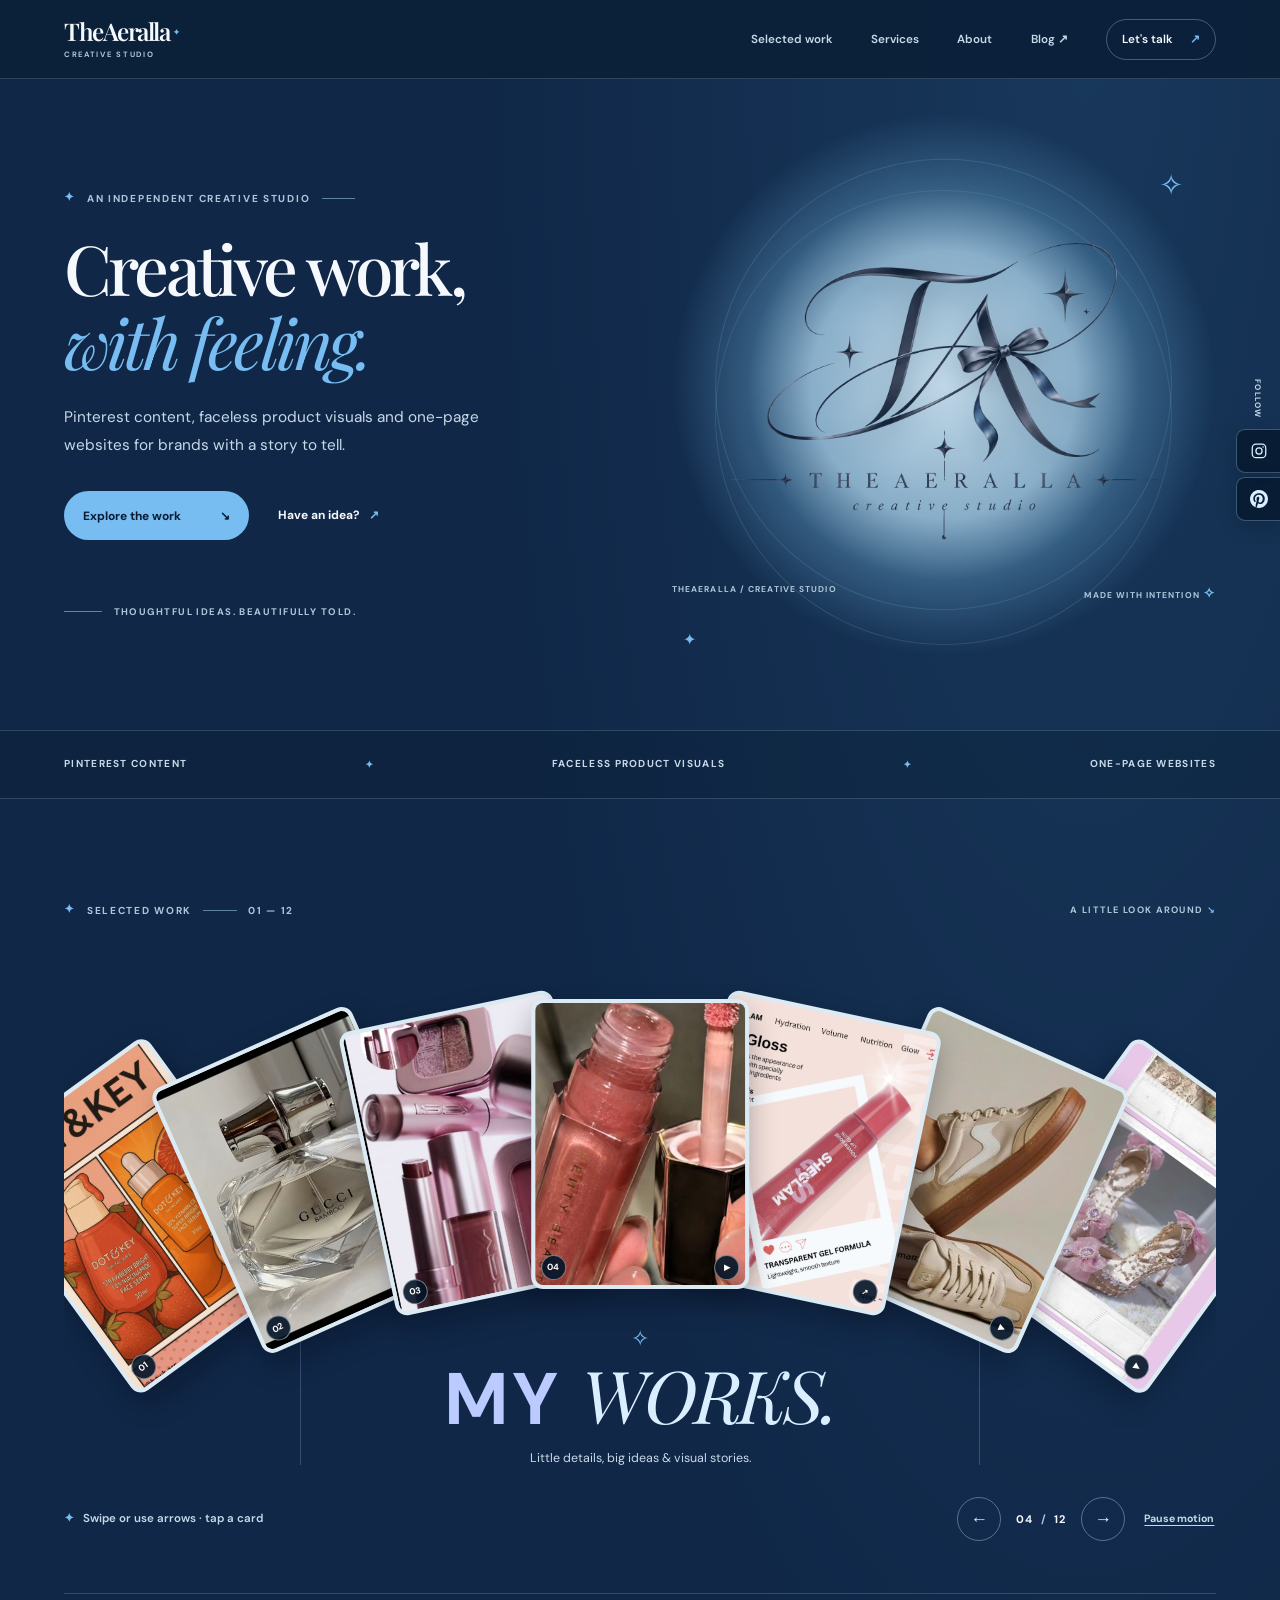
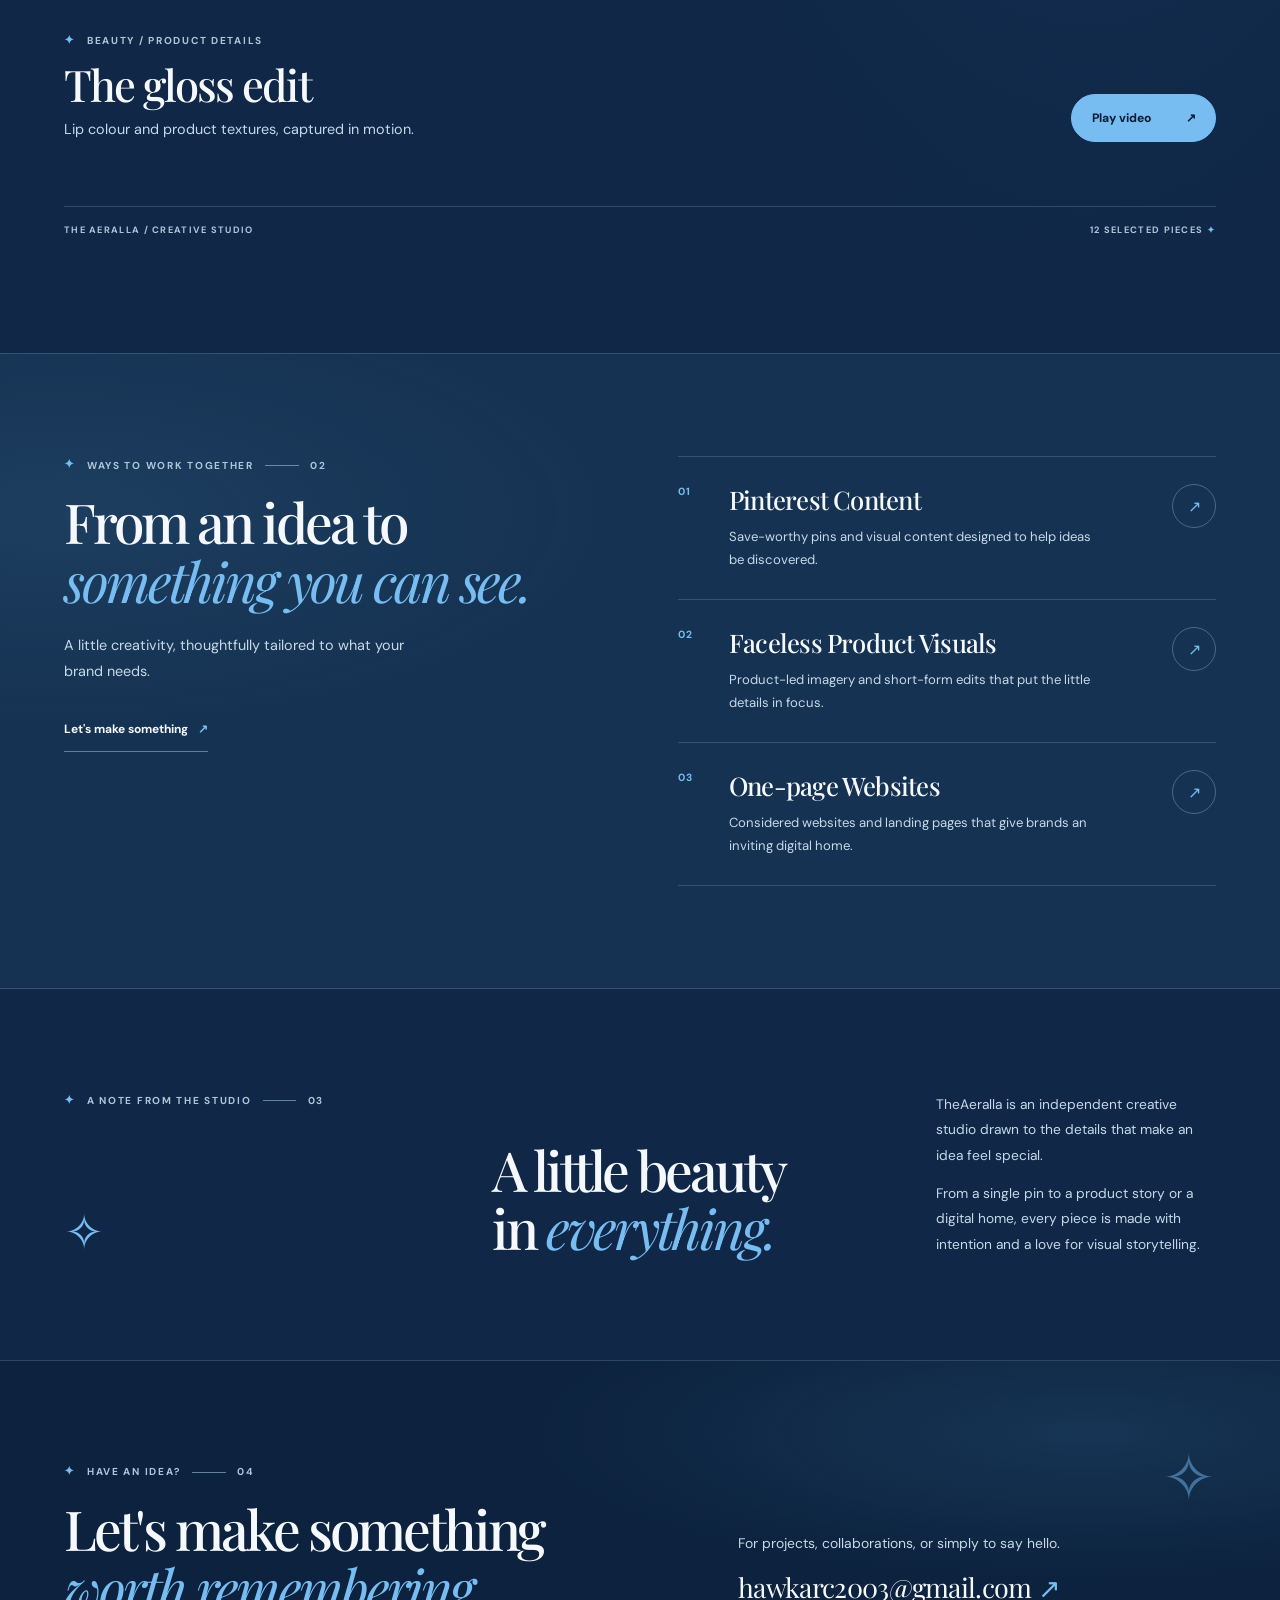
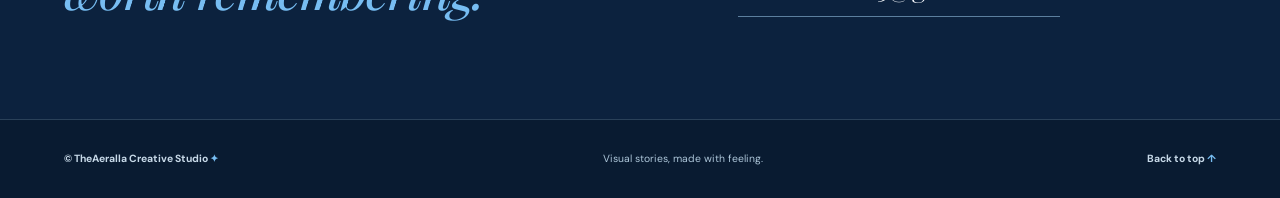
<file: index.html>
<!DOCTYPE html>
<html lang="en">
<head>
  <meta charset="utf-8">
  <meta name="viewport" content="width=device-width, initial-scale=1">
  <meta name="theme-color" content="#102747">
  <meta name="description" content="TheAeralla is a creative studio for Pinterest content, faceless product visuals and one-page websites, made with feeling.">
  <title>TheAeralla Creative Studio — Ideas made with feeling</title>
  <link rel="icon" href="assets/brand/theaeralla-logo-transparent.png" type="image/png">
  <link rel="preload" href="assets/fonts/playfair-display-latin-wght-normal.woff2" as="font" type="font/woff2" crossorigin>
  <link rel="preload" href="assets/fonts/dm-sans-latin-wght-normal.woff2" as="font" type="font/woff2" crossorigin>
  <link rel="stylesheet" href="styles.css">
  <script src="script.js" defer></script>
</head>
<body id="top">
  <a class="skip-link" href="#main">Skip to content</a>

  <header class="site-header">
    <div class="shell header-inner">
      <a class="wordmark" href="#top" aria-label="TheAeralla Creative Studio, back to top">
        <span>TheAeralla<span class="wordmark__star" aria-hidden="true">✦</span></span>
        <small>Creative studio</small>
      </a>
      <nav class="desktop-nav" aria-label="Main navigation">
        <a href="#work">Selected work</a>
        <a href="#services">Services</a>
        <a href="#about">About</a>
        <a href="http://hawkarc2003-cell.github.io/Theaeralla.blog" target="_blank" rel="noopener noreferrer" aria-label="Blog (opens in a new tab)">Blog <span aria-hidden="true">↗</span></a>
        <a class="nav-contact" href="#contact">Let's talk <span aria-hidden="true">↗</span></a>
      </nav>
      <details class="mobile-menu">
        <summary><span>Menu</span><span class="mobile-menu__icon" aria-hidden="true"><i></i><i></i></span></summary>
        <nav aria-label="Mobile navigation">
          <a href="#work">Selected work <span aria-hidden="true">↘</span></a>
          <a href="#services">Services <span aria-hidden="true">↘</span></a>
          <a href="#about">About <span aria-hidden="true">↘</span></a>
          <a href="http://hawkarc2003-cell.github.io/Theaeralla.blog" target="_blank" rel="noopener noreferrer" aria-label="Blog (opens in a new tab)">Blog <span aria-hidden="true">↗</span></a>
          <a href="#contact">Let's talk <span aria-hidden="true">↗</span></a>
        </nav>
      </details>
    </div>
  </header>

  <aside class="social-rail" aria-label="Follow TheAeralla">
    <span class="social-rail__label" aria-hidden="true">FOLLOW</span>
    <a href="https://instagram.com/theaeralla" target="_blank" rel="noopener noreferrer" aria-label="Instagram: @theaeralla (opens in a new tab)">
      <svg viewBox="0 0 24 24" fill="none" stroke="currentColor" stroke-width="1.7" aria-hidden="true" focusable="false"><rect x="3" y="3" width="18" height="18" rx="5"></rect><circle cx="12" cy="12" r="4.1"></circle><circle cx="17.4" cy="6.7" r="1" fill="currentColor" stroke="none"></circle></svg>
      <span class="social-rail__tooltip" aria-hidden="true">Instagram · @theaeralla</span>
    </a>
    <a href="https://in.pinterest.com/TRENDCART77/" target="_blank" rel="noopener noreferrer" aria-label="Pinterest: TRENDCART77 (opens in a new tab)">
      <svg viewBox="0 0 24 24" fill="currentColor" aria-hidden="true" focusable="false"><path d="M12.017 0C5.396 0 .029 5.367.029 11.987c0 5.079 3.158 9.417 7.618 11.162-.105-.949-.199-2.403.041-3.439.219-.937 1.406-5.957 1.406-5.957s-.359-.72-.359-1.781c0-1.663.967-2.911 2.168-2.911 1.024 0 1.518.769 1.518 1.688 0 1.029-.653 2.567-.992 3.992-.285 1.193.6 2.165 1.775 2.165 2.128 0 3.768-2.245 3.768-5.487 0-2.861-2.063-4.869-5.008-4.869-3.41 0-5.409 2.562-5.409 5.199 0 1.033.394 2.143.889 2.741.099.12.112.225.085.345-.09.375-.293 1.199-.334 1.363-.053.225-.172.271-.401.165-1.495-.69-2.433-2.878-2.433-4.646 0-3.776 2.748-7.252 7.92-7.252 4.158 0 7.392 2.967 7.392 6.923 0 4.135-2.607 7.462-6.233 7.462-1.214 0-2.354-.629-2.758-1.379l-.749 2.848c-.269 1.045-1.004 2.352-1.498 3.146 1.123.345 2.306.535 3.55.535 6.607 0 11.985-5.365 11.985-11.987C23.97 5.39 18.592.026 11.985.026L12.017 0z"></path></svg>
      <span class="social-rail__tooltip" aria-hidden="true">Pinterest · TRENDCART77</span>
    </a>
  </aside>

  <main id="main" tabindex="-1">
    <section class="hero shell" aria-labelledby="hero-heading">
      <div class="hero__copy">
        <p class="eyebrow"><span class="spark" aria-hidden="true">✦</span> An independent creative studio <span class="eyebrow__line" aria-hidden="true"></span></p>
        <h1 id="hero-heading">Creative work,<br><em>with feeling.</em></h1>
        <p class="hero__intro">Pinterest content, faceless product visuals and one-page websites for brands with a story to tell.</p>
        <div class="hero__actions">
          <a class="button button--light" href="#work">Explore the work <span aria-hidden="true">↘</span></a>
          <a class="text-link" href="#contact">Have an idea? <span aria-hidden="true">↗</span></a>
        </div>
        <p class="hero__footnote"><span aria-hidden="true"></span> Thoughtful ideas. Beautifully told.</p>
      </div>
      <div class="hero__art">
        <span class="hero__orbit hero__orbit--one" aria-hidden="true"></span>
        <span class="hero__orbit hero__orbit--two" aria-hidden="true"></span>
        <span class="hero__spark hero__spark--one" aria-hidden="true">✧</span>
        <span class="hero__spark hero__spark--two" aria-hidden="true">✦</span>
        <div class="hero__logo">
          <img src="assets/brand/theaeralla-logo-transparent.png" width="1536" height="1024" alt="TheAeralla Creative Studio's metallic T and A logo, with a bow and stars" fetchpriority="high" decoding="async">
        </div>
        <div class="hero__art-caption"><span>THEAERALLA / CREATIVE STUDIO</span><span>MADE WITH INTENTION <span aria-hidden="true">✧</span></span></div>
      </div>
    </section>

    <div class="discipline-strip">
      <div class="shell discipline-strip__inner">
        <span>Pinterest content</span><span aria-hidden="true">✦</span>
        <span>Faceless product visuals</span><span aria-hidden="true">✦</span>
        <span>One-page websites</span>
      </div>
    </div>

    <section class="work shell" id="work" aria-labelledby="work-heading">
      <div class="work-fan" role="group" aria-roledescription="carousel" aria-label="Selected work" data-reveal>
        <div class="work-fan__topline">
          <p class="eyebrow"><span class="spark" aria-hidden="true">✦</span> Selected work <span class="eyebrow__line" aria-hidden="true"></span> 01 — 12</p>
          <span>A little look around <span aria-hidden="true">↘</span></span>
        </div>
        <div class="work-fan__stage">
          <span class="work-fan__arc" aria-hidden="true"></span>
          <div class="work-fan__cards" id="work-fan-cards">
            <a class="work-fan__card" href="assets/media/file_00000000b4e4821185a0f62eccb2d9fc.jpg" data-fan-project="01" aria-label="01, View Good skin days image"><span class="work-fan__card-inner"><img src="assets/media/file_00000000b4e4821185a0f62eccb2d9fc.jpg" width="360" height="480" alt="" loading="lazy" decoding="async"><span class="work-fan__card-number" aria-hidden="true">01</span><span class="work-fan__card-kind" aria-hidden="true">↗</span></span><span class="work-fan__fallback-title" aria-hidden="true">Good skin days</span></a>
            <a class="work-fan__card" href="assets/media/lv_7562388486536367413_20261114134054(3).mp4" data-fan-project="02" aria-label="02, Play A moment of bloom video"><span class="work-fan__card-inner"><img src="assets/work-previews/02.jpg" width="360" height="480" alt="" loading="lazy" decoding="async"><span class="work-fan__card-number" aria-hidden="true">02</span><span class="work-fan__card-kind" aria-hidden="true">▶</span></span><span class="work-fan__fallback-title" aria-hidden="true">A moment of bloom</span></a>
            <a class="work-fan__card" href="assets/media/lv_0_20261120224711(2).mp4" data-fan-project="03" aria-label="03, Play A beauty kind of mood video"><span class="work-fan__card-inner"><img src="assets/work-previews/03.jpg" width="360" height="480" alt="" loading="lazy" decoding="async"><span class="work-fan__card-number" aria-hidden="true">03</span><span class="work-fan__card-kind" aria-hidden="true">▶</span></span><span class="work-fan__fallback-title" aria-hidden="true">A beauty kind of mood</span></a>
            <a class="work-fan__card" href="assets/media/lv_7610453473481493813_20261114134247(3).mp4" data-fan-project="04" aria-label="04, Play The gloss edit video"><span class="work-fan__card-inner"><img src="assets/work-previews/04.jpg" width="360" height="480" alt="" loading="lazy" decoding="async"><span class="work-fan__card-number" aria-hidden="true">04</span><span class="work-fan__card-kind" aria-hidden="true">▶</span></span><span class="work-fan__fallback-title" aria-hidden="true">The gloss edit</span></a>
            <a class="work-fan__card" href="assets/media/file_00000000311c8211bea4f023861b57ba.png" data-fan-project="05" aria-label="05, View A little gloss image"><span class="work-fan__card-inner"><img src="assets/media/file_00000000311c8211bea4f023861b57ba.png" width="360" height="480" alt="" loading="lazy" decoding="async"><span class="work-fan__card-number" aria-hidden="true">05</span><span class="work-fan__card-kind" aria-hidden="true">↗</span></span><span class="work-fan__fallback-title" aria-hidden="true">A little gloss</span></a>
            <a class="work-fan__card" href="assets/media/lv_7627484597755989269_20261113153930(5).mp4" data-fan-project="06" aria-label="06, Play Made for the everyday video"><span class="work-fan__card-inner"><img src="assets/work-previews/06.jpg" width="360" height="480" alt="" loading="lazy" decoding="async"><span class="work-fan__card-number" aria-hidden="true">06</span><span class="work-fan__card-kind" aria-hidden="true">▶</span></span><span class="work-fan__fallback-title" aria-hidden="true">Made for the everyday</span></a>
            <a class="work-fan__card" href="assets/media/ugc-video-01(3).mp4" data-fan-project="07" aria-label="07, Play Something to step into video"><span class="work-fan__card-inner"><img src="assets/work-previews/07.jpg" width="360" height="480" alt="" loading="lazy" decoding="async"><span class="work-fan__card-number" aria-hidden="true">07</span><span class="work-fan__card-kind" aria-hidden="true">▶</span></span><span class="work-fan__fallback-title" aria-hidden="true">Something to step into</span></a>
            <a class="work-fan__card" href="assets/media/reset_metadata_lv_7654793459022302484_20261117145706(3).mp4" data-fan-project="08" aria-label="08, Play The everyday edit video"><span class="work-fan__card-inner"><img src="assets/work-previews/08.jpg" width="360" height="480" alt="" loading="lazy" decoding="async"><span class="work-fan__card-number" aria-hidden="true">08</span><span class="work-fan__card-kind" aria-hidden="true">▶</span></span><span class="work-fan__fallback-title" aria-hidden="true">The everyday edit</span></a>
            <a class="work-fan__card" href="assets/media/VID_20251206_001457_902.mp4" data-fan-project="09" aria-label="09, Play At your fingertips video"><span class="work-fan__card-inner"><img src="assets/work-previews/09.jpg" width="360" height="480" alt="" loading="lazy" decoding="async"><span class="work-fan__card-number" aria-hidden="true">09</span><span class="work-fan__card-kind" aria-hidden="true">▶</span></span><span class="work-fan__fallback-title" aria-hidden="true">At your fingertips</span></a>
            <a class="work-fan__card" href="assets/media/lv-ugc(2).mp4" data-fan-project="10" aria-label="10, Play A little golden moment video"><span class="work-fan__card-inner"><img src="assets/work-previews/10.jpg" width="360" height="480" alt="" loading="lazy" decoding="async"><span class="work-fan__card-number" aria-hidden="true">10</span><span class="work-fan__card-kind" aria-hidden="true">▶</span></span><span class="work-fan__fallback-title" aria-hidden="true">A little golden moment</span></a>
            <a class="work-fan__card" href="assets/media/peaceful-notes.mp4" data-fan-project="11" aria-label="11, Play Little luxuries video"><span class="work-fan__card-inner"><img src="assets/work-previews/11.jpg" width="360" height="480" alt="" loading="lazy" decoding="async"><span class="work-fan__card-number" aria-hidden="true">11</span><span class="work-fan__card-kind" aria-hidden="true">▶</span></span><span class="work-fan__fallback-title" aria-hidden="true">Little luxuries</span></a>
            <a class="work-fan__card" href="assets/media/lv_7647135303001476353_20261113154345(4).mp4" data-fan-project="12" aria-label="12, Play Gloss, in motion video"><span class="work-fan__card-inner"><img src="assets/work-previews/12.jpg" width="360" height="480" alt="" loading="lazy" decoding="async"><span class="work-fan__card-number" aria-hidden="true">12</span><span class="work-fan__card-kind" aria-hidden="true">▶</span></span><span class="work-fan__fallback-title" aria-hidden="true">Gloss, in motion</span></a>
          </div>
          <div class="work-fan__heading">
            <span class="work-fan__spark" aria-hidden="true">✧</span>
            <h2 id="work-heading">My <em>works.</em></h2>
            <p>Little details, big ideas &amp; visual stories.</p>
          </div>
        </div>
        <div class="work-fan__footer">
          <p class="work-fan__instruction"><span aria-hidden="true">✦</span> Swipe or use arrows · tap a card</p>
          <div class="work-fan__controls" role="group" aria-label="Work carousel controls">
            <button class="work-fan__arrow" type="button" data-fan-previous aria-controls="work-fan-cards" aria-label="Show previous work">←</button>
            <span class="work-fan__counter" aria-hidden="true"><span data-fan-number>04</span> <span>/</span> 12</span>
            <button class="work-fan__arrow" type="button" data-fan-next aria-controls="work-fan-cards" aria-label="Show next work">→</button>
            <button class="work-fan__toggle" type="button" data-fan-toggle aria-controls="work-fan-cards">Pause motion</button>
          </div>
          <span class="sr-only" data-fan-announcement aria-live="polite" aria-atomic="true"></span>
        </div>
        <div class="work-fan__detail" role="group" aria-label="Selected project details">
          <div class="work-fan__detail-copy">
            <p class="eyebrow"><span class="spark" aria-hidden="true">✦</span> <span data-fan-detail>Beauty / Product details</span></p>
            <h3 data-fan-title>The gloss edit</h3>
            <p data-fan-description>Lip colour and product textures, captured in motion.</p>
          </div>
          <a class="work-fan__open" href="assets/media/lv_7610453473481493813_20261114134247(3).mp4" data-fan-open aria-label="Play video: The gloss edit"><span data-fan-open-label>Play video</span> <span aria-hidden="true">↗</span></a>
        </div>
        <div class="work-fan__index"><span>THE AERALLA / CREATIVE STUDIO</span><span>12 SELECTED PIECES <span aria-hidden="true">✦</span></span></div>
      </div>

      <!-- Originals are kept here until a card opens them in the viewer. -->
      <div class="project-library" hidden>
        <div class="project" id="project-01" data-project data-index="01" data-title="Good skin days" data-detail="Skincare / Visual concept" data-description="A bright skincare composition with playful fruit illustrations.">
          <div class="project__media"><img src="assets/media/file_00000000b4e4821185a0f62eccb2d9fc.jpg" width="1024" height="1536" alt="Dot &amp; Key skincare serum visual with strawberry and orange illustrations" loading="lazy" decoding="async"></div>
        </div>
        <div class="project" id="project-02" data-project data-index="02" data-title="A moment of bloom" data-detail="Fragrance / Product story" data-description="A fragrance story with close-up product details.">
          <div class="project__media"><video data-has-audio="true" controls playsinline preload="none" poster="assets/work-previews/02.jpg" width="720" height="1280" aria-label="Fragrance product story video"><source src="assets/media/lv_7562388486536367413_20261114134054(3).mp4" type="video/mp4">Your browser does not support embedded video.</video></div>
        </div>
        <div class="project" id="project-03" data-project data-index="03" data-title="A beauty kind of mood" data-detail="Makeup / Creative edit" data-description="A beauty edit built around makeup and rich tones.">
          <div class="project__media"><video data-has-audio="true" controls playsinline preload="none" poster="assets/work-previews/03.jpg" width="1080" height="1920" aria-label="Makeup creative edit video"><source src="assets/media/lv_0_20261120224711(2).mp4" type="video/mp4">Your browser does not support embedded video.</video></div>
        </div>
        <div class="project" id="project-04" data-project data-index="04" data-title="The gloss edit" data-detail="Beauty / Product details" data-description="Lip colour and product textures, captured in motion.">
          <div class="project__media"><video data-has-audio="true" controls playsinline preload="none" poster="assets/work-previews/04.jpg" width="720" height="1280" aria-label="Lip colour product video"><source src="assets/media/lv_7610453473481493813_20261114134247(3).mp4" type="video/mp4">Your browser does not support embedded video.</video></div>
        </div>
        <div class="project" id="project-05" data-project data-index="05" data-title="A little gloss" data-detail="Beauty / Visual concept" data-description="A soft pink visual concept for a gloss moment.">
          <div class="project__media"><img src="assets/media/file_00000000311c8211bea4f023861b57ba.png" width="1229" height="1536" alt="SHEGLAM lip gloss creative visual in soft pink" loading="lazy" decoding="async"></div>
        </div>
        <div class="project" id="project-06" data-project data-index="06" data-title="Made for the everyday" data-detail="Footwear / Product film" data-description="Everyday sneakers in a product-focused edit.">
          <div class="project__media"><video data-has-audio="true" controls playsinline preload="none" poster="assets/work-previews/06.jpg" width="720" height="1280" aria-label="Sneaker product film"><source src="assets/media/lv_7627484597755989269_20261113153930(5).mp4" type="video/mp4">Your browser does not support embedded video.</video></div>
        </div>
        <div class="project" id="project-07" data-project data-index="07" data-title="Something to step into" data-detail="Fashion / Visual edit" data-description="A visual edit bringing shoes and styling together.">
          <div class="project__media"><video data-has-audio="false" controls playsinline preload="none" poster="assets/work-previews/07.jpg" width="1024" height="2020" aria-label="Fashion and shoes visual edit"><source src="assets/media/ugc-video-01(3).mp4" type="video/mp4">Your browser does not support embedded video.</video></div>
        </div>
        <div class="project" id="project-08" data-project data-index="08" data-title="The everyday edit" data-detail="Fashion / Outfit inspiration" data-description="Outfit ideas gathered into an everyday style edit.">
          <div class="project__media"><video data-has-audio="true" controls playsinline preload="none" poster="assets/work-previews/08.jpg" width="720" height="1280" aria-label="Outfit inspiration video"><source src="assets/media/reset_metadata_lv_7654793459022302484_20261117145706(3).mp4" type="video/mp4">Your browser does not support embedded video.</video></div>
        </div>
        <div class="project" id="project-09" data-project data-index="09" data-title="At your fingertips" data-detail="Nail art / Mood board" data-description="A mood board of nail shapes, colours and details.">
          <div class="project__media"><video data-has-audio="false" controls playsinline preload="none" poster="assets/work-previews/09.jpg" width="1000" height="1500" aria-label="Nail art mood-board video"><source src="assets/media/VID_20251206_001457_902.mp4" type="video/mp4">Your browser does not support embedded video.</video></div>
        </div>
        <div class="project" id="project-10" data-project data-index="10" data-title="A little golden moment" data-detail="Jewellery / Product-first UGC" data-description="A golden jewellery moment told through a product-first video.">
          <div class="project__media"><video data-has-audio="true" controls playsinline preload="none" poster="assets/work-previews/10.jpg" width="1080" height="1080" aria-label="Jewellery product-first UGC video"><source src="assets/media/lv-ugc(2).mp4" type="video/mp4">Your browser does not support embedded video.</video></div>
        </div>
        <div class="project" id="project-11" data-project data-index="11" data-title="Little luxuries" data-detail="Jewellery / Product visual" data-description="A delicate bracelet captured in a short visual.">
          <div class="project__media"><video data-has-audio="false" controls playsinline preload="none" poster="assets/work-previews/11.jpg" width="720" height="1280" aria-label="Jewellery bracelet visual video"><source src="assets/media/peaceful-notes.mp4" type="video/mp4">Your browser does not support embedded video.</video></div>
        </div>
        <div class="project" id="project-12" data-project data-index="12" data-title="Gloss, in motion" data-detail="Beauty / Creative edit" data-description="A close look at gloss, colour and movement.">
          <div class="project__media"><video data-has-audio="true" controls playsinline preload="none" poster="assets/work-previews/12.jpg" width="720" height="1278" aria-label="Lip gloss visual motion video"><source src="assets/media/lv_7647135303001476353_20261113154345(4).mp4" type="video/mp4">Your browser does not support embedded video.</video></div>
        </div>
      </div>
    </section>

    <section class="services" id="services" aria-labelledby="services-heading">
      <div class="shell services__inner">
        <div class="services__intro" data-reveal>
          <p class="eyebrow"><span class="spark" aria-hidden="true">✦</span> Ways to work together <span class="eyebrow__line" aria-hidden="true"></span> 02</p>
          <h2 id="services-heading">From an idea to<br><em>something you can see.</em></h2>
          <p>A little creativity, thoughtfully tailored to what your brand needs.</p>
          <a class="text-link text-link--underlined" href="#contact">Let's make something <span aria-hidden="true">↗</span></a>
        </div>
        <div class="service-list" data-reveal>
          <a class="service" href="service-pinterest.html" data-preview-page="service-pinterest.html"><span class="service__number">01</span><div><h3>Pinterest Content</h3><p>Save-worthy pins and visual content designed to help ideas be discovered.</p></div><span class="service__arrow" aria-hidden="true">↗</span></a>
          <a class="service" href="service-product-visuals.html" data-preview-page="service-product-visuals.html"><span class="service__number">02</span><div><h3>Faceless Product Visuals</h3><p>Product-led imagery and short-form edits that put the little details in focus.</p></div><span class="service__arrow" aria-hidden="true">↗</span></a>
          <a class="service" href="service-websites.html" data-preview-page="service-websites.html"><span class="service__number">03</span><div><h3>One-page Websites</h3><p>Considered websites and landing pages that give brands an inviting digital home.</p></div><span class="service__arrow" aria-hidden="true">↗</span></a>
        </div>
      </div>
    </section>

    <section class="about shell" id="about" aria-labelledby="about-heading" data-reveal>
      <div class="about__label"><p class="eyebrow"><span class="spark" aria-hidden="true">✦</span> A note from the studio <span class="eyebrow__line" aria-hidden="true"></span> 03</p><span class="about__ornament" aria-hidden="true">✧</span></div>
      <div class="about__content"><h2 id="about-heading">A little beauty<br>in <em>everything.</em></h2><div><p>TheAeralla is an independent creative studio drawn to the details that make an idea feel special.</p><p>From a single pin to a product story or a digital home, every piece is made with intention and a love for visual storytelling.</p></div></div>
    </section>

    <section class="contact" id="contact" aria-labelledby="contact-heading">
      <div class="shell contact__inner" data-reveal>
        <div><p class="eyebrow"><span class="spark" aria-hidden="true">✦</span> Have an idea? <span class="eyebrow__line" aria-hidden="true"></span> 04</p><h2 id="contact-heading">Let's make something<br><em>worth remembering.</em></h2></div>
        <div class="contact__links"><p>For projects, collaborations, or simply to say hello.</p><a class="contact__email" href="mailto:hawkarc2003@gmail.com?subject=Creative%20project%20inquiry%20%E2%80%94%20TheAeralla">hawkarc2003@gmail.com <span aria-hidden="true">↗</span></a></div>
        <span class="contact__star" aria-hidden="true">✧</span>
      </div>
    </section>
  </main>

  <footer class="site-footer"><div class="shell footer-inner"><p>© TheAeralla Creative Studio <span aria-hidden="true">✦</span></p><p>Visual stories, made with feeling.</p><a href="#top">Back to top <span aria-hidden="true">↑</span></a></div></footer>

  <dialog class="viewer" id="project-viewer" aria-labelledby="viewer-title" aria-describedby="viewer-detail">
    <div class="viewer__panel">
      <div class="viewer__top"><span class="viewer__brand">TheAeralla <span aria-hidden="true">✦</span></span><span class="viewer__top-label">Selected work</span><button class="viewer__sound" type="button" data-viewer-sound aria-label="Sound on, tap to mute" aria-pressed="true" hidden><svg viewBox="0 0 24 24" fill="none" stroke="currentColor" stroke-width="1.8" stroke-linecap="round" stroke-linejoin="round" aria-hidden="true" focusable="false"><path d="M4 9v6h4l5 4V5L8 9H4Z"></path><path d="M17 9a4 4 0 0 1 0 6M19.5 6.5a8 8 0 0 1 0 11"></path></svg><span data-viewer-sound-label>Sound on</span></button><button class="viewer__close" type="button" aria-label="Close viewer"><span aria-hidden="true">×</span></button></div>
      <div class="viewer__body"><div class="viewer__visual" id="viewer-visual"></div><div class="viewer__details"><p class="eyebrow" id="viewer-index"></p><h2 id="viewer-title" aria-live="polite">Selected project</h2><p class="viewer__detail" id="viewer-detail"></p><p class="viewer__hint" id="viewer-hint" role="status" hidden></p><a class="viewer__contact" href="mailto:hawkarc2003@gmail.com?subject=Creative%20project%20inquiry%20%E2%80%94%20TheAeralla">Start a project <span aria-hidden="true">↗</span></a></div></div>
      <div class="viewer__bottom"><span id="viewer-counter" aria-live="polite"></span><div class="viewer__navigation"><button class="viewer__previous" type="button" aria-label="Previous project"><span aria-hidden="true">←</span> <span class="viewer__nav-label">Previous</span></button><button class="viewer__next" type="button" aria-label="Next project"><span class="viewer__nav-label">Next</span> <span aria-hidden="true">→</span></button></div></div>
    </div>
  </dialog>
</body>
</html>
</file>
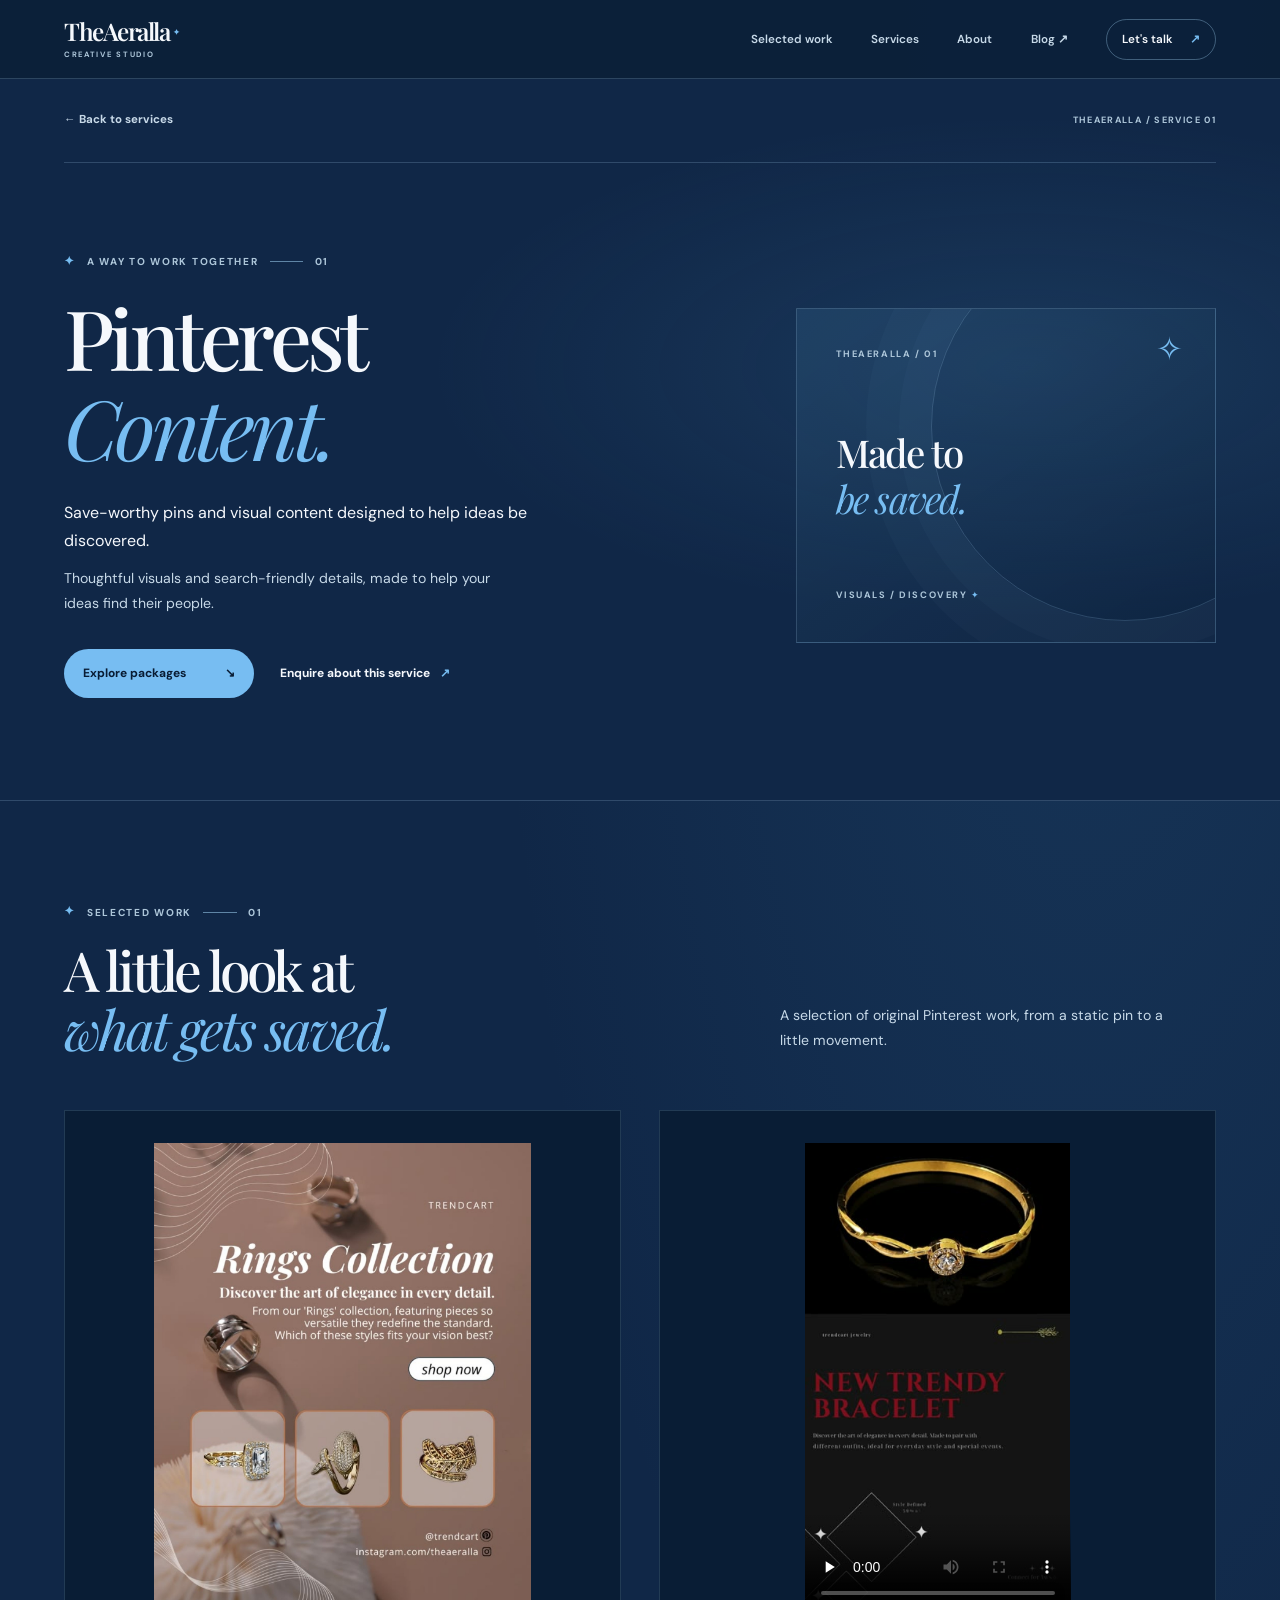
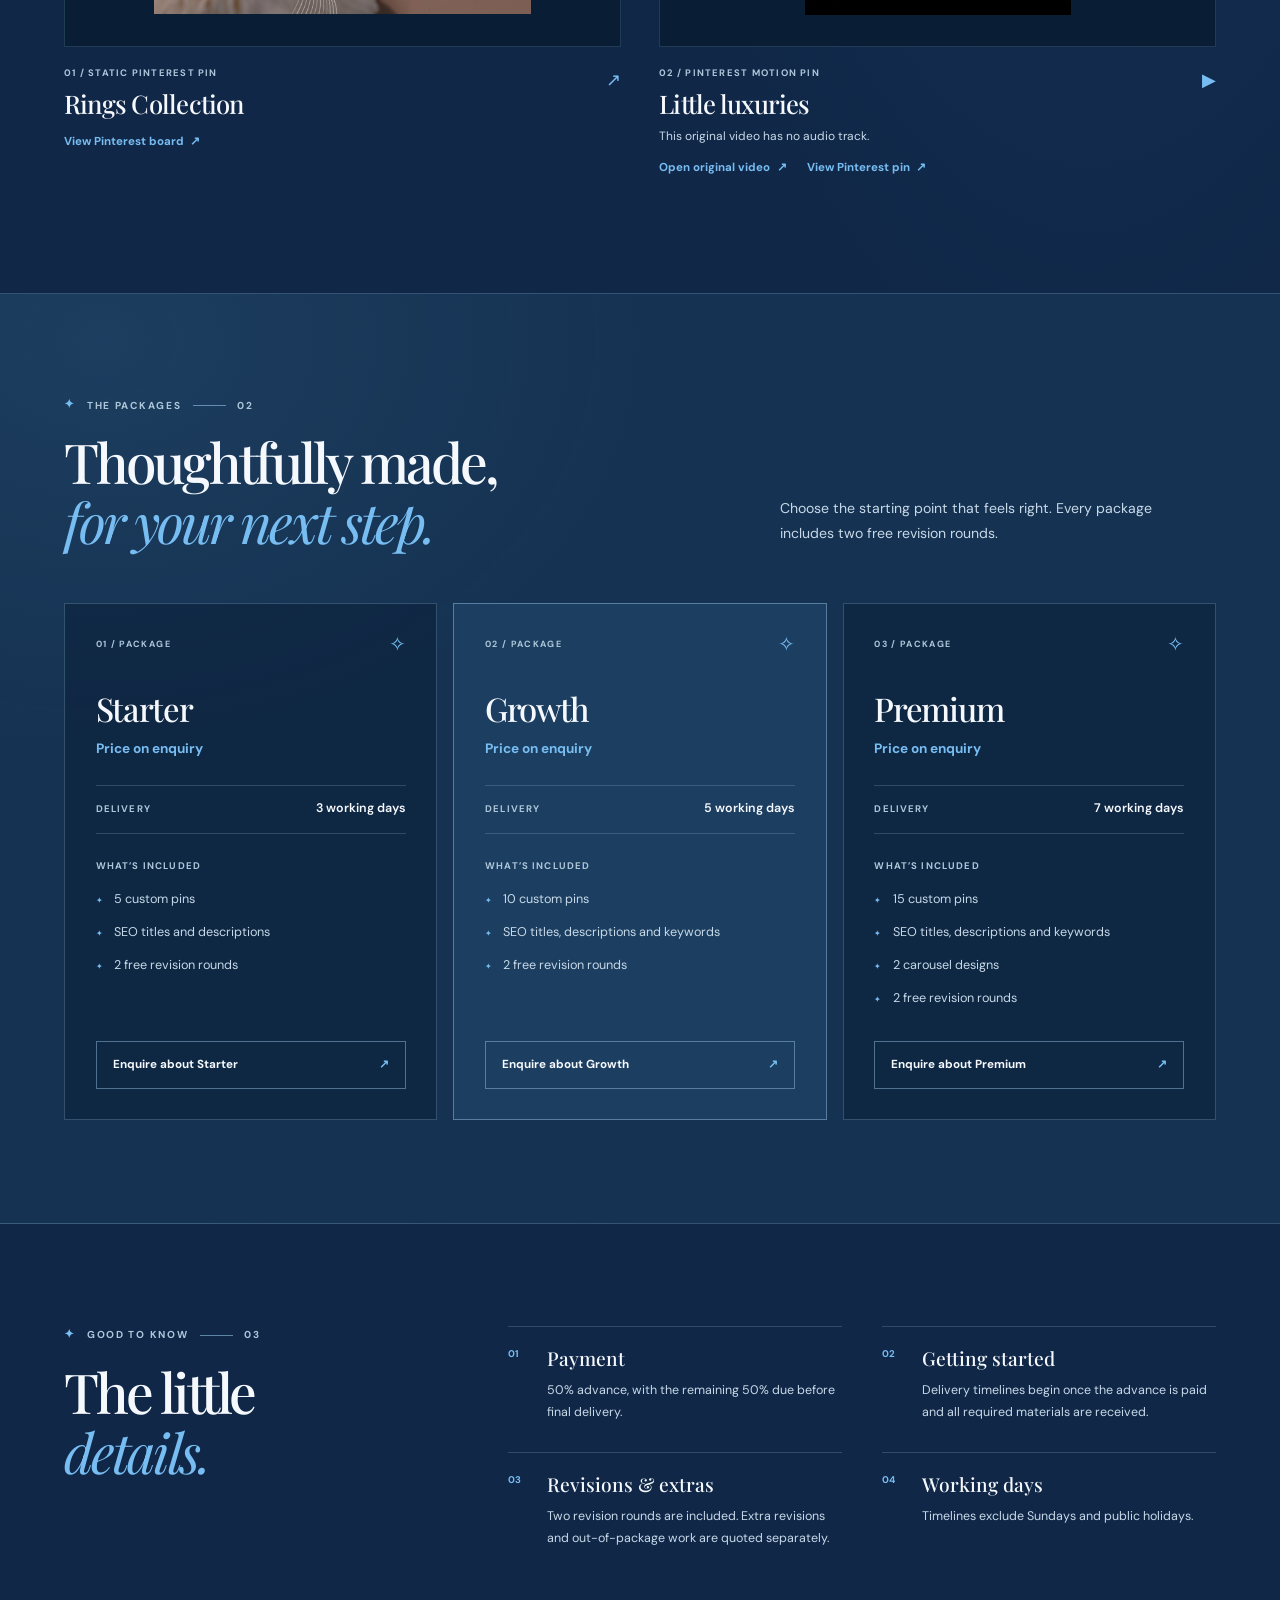
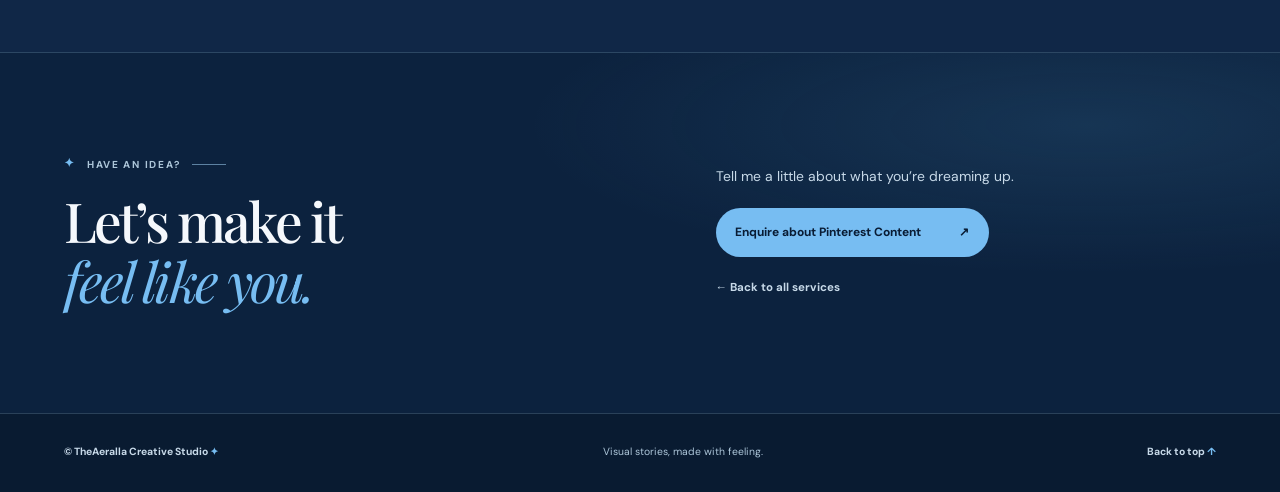
<file: service-pinterest.html>
<!DOCTYPE html>
<html lang="en">
<head>
  <meta charset="utf-8">
  <meta name="viewport" content="width=device-width, initial-scale=1">
  <meta name="theme-color" content="#102747">
  <meta name="description" content="Save-worthy pins and visual content designed to help ideas be discovered. Explore Pinterest Content packages from TheAeralla Creative Studio.">
  <title>Pinterest Content — TheAeralla Creative Studio</title>
  <link rel="icon" href="assets/brand/theaeralla-logo-transparent.png" type="image/png">
  <link rel="preload" href="assets/fonts/playfair-display-latin-wght-normal.woff2" as="font" type="font/woff2" crossorigin>
  <link rel="preload" href="assets/fonts/dm-sans-latin-wght-normal.woff2" as="font" type="font/woff2" crossorigin>
  <link rel="stylesheet" href="styles.css">
  <link rel="stylesheet" href="service-pages.css">
  <script src="service-prices.js" defer></script>
  <script src="script.js" defer></script>
</head>
<body class="service-page" id="top">
  <a class="skip-link" href="#main">Skip to content</a>
  <header class="site-header">
    <div class="shell header-inner">
      <a class="wordmark" href="index.html" data-preview-page="index.html" aria-label="TheAeralla Creative Studio, home">
        <span>TheAeralla<span class="wordmark__star" aria-hidden="true">✦</span></span>
        <small>Creative studio</small>
      </a>
      <nav class="desktop-nav" aria-label="Main navigation">
        <a href="index.html#work" data-preview-page="index.html#work">Selected work</a>
        <a href="index.html#services" data-preview-page="index.html#services">Services</a>
        <a href="index.html#about" data-preview-page="index.html#about">About</a>
        <a href="http://hawkarc2003-cell.github.io/Theaeralla.blog" target="_blank" rel="noopener noreferrer" aria-label="Blog (opens in a new tab)">Blog <span aria-hidden="true">↗</span></a>
        <a class="nav-contact" href="index.html#contact" data-preview-page="index.html#contact">Let's talk <span aria-hidden="true">↗</span></a>
      </nav>
      <details class="mobile-menu">
        <summary><span>Menu</span><span class="mobile-menu__icon" aria-hidden="true"><i></i><i></i></span></summary>
        <nav aria-label="Mobile navigation">
          <a href="index.html#work" data-preview-page="index.html#work">Selected work <span aria-hidden="true">↘</span></a>
          <a href="index.html#services" data-preview-page="index.html#services">Services <span aria-hidden="true">↘</span></a>
          <a href="index.html#about" data-preview-page="index.html#about">About <span aria-hidden="true">↘</span></a>
          <a href="http://hawkarc2003-cell.github.io/Theaeralla.blog" target="_blank" rel="noopener noreferrer" aria-label="Blog (opens in a new tab)">Blog <span aria-hidden="true">↗</span></a>
          <a href="index.html#contact" data-preview-page="index.html#contact">Let's talk <span aria-hidden="true">↗</span></a>
        </nav>
      </details>
    </div>
  </header>
  <main id="main" tabindex="-1">
    <section class="service-hero" aria-labelledby="service-heading">
      <div class="shell">
        <div class="service-hero__top"><a href="index.html#services" data-preview-page="index.html#services">← Back to services</a><span>THEAERALLA / SERVICE 01</span></div>
        <div class="service-hero__grid">
          <div class="service-hero__copy">
            <p class="eyebrow"><span class="spark" aria-hidden="true">✦</span> A way to work together <span class="eyebrow__line" aria-hidden="true"></span> 01</p>
            <h1 id="service-heading">Pinterest<br><em>Content.</em></h1>
            <p class="service-hero__summary">Save-worthy pins and visual content designed to help ideas be discovered.</p>
            <p class="service-hero__intro">Thoughtful visuals and search-friendly details, made to help your ideas find their people.</p>
            <div class="service-hero__actions"><a class="button button--light" href="#packages">Explore packages <span aria-hidden="true">↘</span></a><a class="text-link" href="mailto:hawkarc2003@gmail.com?subject=Pinterest%20Content%20%E2%80%94%20enquiry%20%7C%20TheAeralla">Enquire about this service <span aria-hidden="true">↗</span></a></div>
          </div>
          <div class="service-hero__motif" aria-hidden="true"><span class="service-hero__orbit"></span><span class="service-hero__spark">✧</span><p class="service-hero__motif-label">THEAERALLA / 01</p><p class="service-hero__motif-title">Made to<br><em>be saved.</em></p><p class="service-hero__motif-end">VISUALS / DISCOVERY <span>✦</span></p></div>
        </div>
      </div>
    </section>

    <section class="service-samples shell" aria-labelledby="samples-heading">
      <div class="service-section-heading"><div><p class="eyebrow"><span class="spark" aria-hidden="true">✦</span> Selected work <span class="eyebrow__line" aria-hidden="true"></span> 01</p><h2 id="samples-heading">A little look at<br><em>what gets saved.</em></h2></div><p>A selection of original Pinterest work, from a static pin to a little movement.</p></div>
      <div class="sample-grid">
          <figure class="sample-card">
            <div class="sample-card__media">
              <a href="assets/pinterest/rings-collection.jpg" target="_blank" rel="noopener noreferrer" aria-label="Open the original Rings Collection image (opens in a new tab)">
                <img src="assets/pinterest/rings-collection.jpg" width="1229" height="1536" alt="Rings Collection pin for Trendcart, with three jewellery styles" loading="lazy" decoding="async">
              </a>
            </div>
            <figcaption class="sample-card__caption"><div><p class="sample-card__label">01 / Static Pinterest pin</p><h3>Rings Collection</h3><div class="sample-card__links"><a class="sample-card__original" href="https://www.pinterest.com/trendcart77/premium-jewelry-collection-designer-rings/" target="_blank" rel="noopener noreferrer">View Pinterest board <span aria-hidden="true">↗</span><span class="sr-only"> (opens in a new tab)</span></a></div></div><span aria-hidden="true">↗</span></figcaption>
          </figure>
          <figure class="sample-card">
            <div class="sample-card__media">
              <video controls playsinline preload="none" poster="assets/work-previews/11.jpg" width="720" height="1280" data-has-audio="false" aria-label="Little luxuries, an original silent jewellery motion pin" aria-describedby="video-note-02">
                <source src="assets/media/peaceful-notes.mp4" type="video/mp4">
                Your browser does not support embedded video. <a href="assets/media/peaceful-notes.mp4">Open the original video</a>.
              </video>
            </div>
            <figcaption class="sample-card__caption"><div><p class="sample-card__label">02 / Pinterest motion pin</p><h3>Little luxuries</h3><p class="sample-card__note" id="video-note-02">This original video has no audio track.</p><p class="sample-card__status" data-video-status role="status" hidden></p><div class="sample-card__links"><a class="sample-card__original" href="assets/media/peaceful-notes.mp4" target="_blank" rel="noopener noreferrer">Open original video <span aria-hidden="true">↗</span><span class="sr-only"> (opens in a new tab)</span></a><a class="sample-card__original" href="https://www.pinterest.com/pin/939774647267567002/" target="_blank" rel="noopener noreferrer">View Pinterest pin <span aria-hidden="true">↗</span><span class="sr-only"> (opens in a new tab)</span></a></div></div><span aria-hidden="true">▶</span></figcaption>
          </figure>
      </div>
    </section>

    <section class="service-packages" id="packages" aria-labelledby="packages-heading">
      <div class="shell">
        <div class="service-section-heading"><div><p class="eyebrow"><span class="spark" aria-hidden="true">✦</span> The packages <span class="eyebrow__line" aria-hidden="true"></span> 02</p><h2 id="packages-heading">Thoughtfully made,<br><em>for your next step.</em></h2></div><p>Choose the starting point that feels right. Every package includes two free revision rounds.</p></div>
        <div class="package-grid">
          <article class="package-card">
            <div class="package-card__top"><span class="package-card__index">01 / PACKAGE</span><span aria-hidden="true">✧</span></div>
            <h3>Starter</h3>
            <p class="package-card__price" data-package-price data-service="pinterest" data-tier="starter">Price on enquiry</p>
            <p class="package-card__delivery"><span>Delivery</span> 3 working days</p>
            <p class="package-card__includes">What’s included</p>
            <ul>
              <li>5 custom pins</li>
              <li>SEO titles and descriptions</li>
              <li>2 free revision rounds</li>
            </ul>
            <a href="mailto:hawkarc2003@gmail.com?subject=Pinterest%20Content%20%E2%80%94%20Starter%20package%20enquiry%20%7C%20TheAeralla" class="package-card__link" aria-label="Enquire about Starter, Pinterest Content package">Enquire about Starter <span aria-hidden="true">↗</span></a>
          </article>
          <article class="package-card">
            <div class="package-card__top"><span class="package-card__index">02 / PACKAGE</span><span aria-hidden="true">✧</span></div>
            <h3>Growth</h3>
            <p class="package-card__price" data-package-price data-service="pinterest" data-tier="growth">Price on enquiry</p>
            <p class="package-card__delivery"><span>Delivery</span> 5 working days</p>
            <p class="package-card__includes">What’s included</p>
            <ul>
              <li>10 custom pins</li>
              <li>SEO titles, descriptions and keywords</li>
              <li>2 free revision rounds</li>
            </ul>
            <a href="mailto:hawkarc2003@gmail.com?subject=Pinterest%20Content%20%E2%80%94%20Growth%20package%20enquiry%20%7C%20TheAeralla" class="package-card__link" aria-label="Enquire about Growth, Pinterest Content package">Enquire about Growth <span aria-hidden="true">↗</span></a>
          </article>
          <article class="package-card">
            <div class="package-card__top"><span class="package-card__index">03 / PACKAGE</span><span aria-hidden="true">✧</span></div>
            <h3>Premium</h3>
            <p class="package-card__price" data-package-price data-service="pinterest" data-tier="premium">Price on enquiry</p>
            <p class="package-card__delivery"><span>Delivery</span> 7 working days</p>
            <p class="package-card__includes">What’s included</p>
            <ul>
              <li>15 custom pins</li>
              <li>SEO titles, descriptions and keywords</li>
              <li>2 carousel designs</li>
              <li>2 free revision rounds</li>
            </ul>
            <a href="mailto:hawkarc2003@gmail.com?subject=Pinterest%20Content%20%E2%80%94%20Premium%20package%20enquiry%20%7C%20TheAeralla" class="package-card__link" aria-label="Enquire about Premium, Pinterest Content package">Enquire about Premium <span aria-hidden="true">↗</span></a>
          </article>
        </div>
      </div>
    </section>

    <section class="service-policies shell" aria-labelledby="policies-heading">
      <div><p class="eyebrow"><span class="spark" aria-hidden="true">✦</span> Good to know <span class="eyebrow__line" aria-hidden="true"></span> 03</p><h2 id="policies-heading">The little<br><em>details.</em></h2></div>
      <ul class="policy-list">
        <li><span>01</span><div><h3>Payment</h3><p>50% advance, with the remaining 50% due before final delivery.</p></div></li>
        <li><span>02</span><div><h3>Getting started</h3><p>Delivery timelines begin once the advance is paid and all required materials are received.</p></div></li>
        <li><span>03</span><div><h3>Revisions &amp; extras</h3><p>Two revision rounds are included. Extra revisions and out-of-package work are quoted separately.</p></div></li>
        <li><span>04</span><div><h3>Working days</h3><p>Timelines exclude Sundays and public holidays.</p></div></li>
      </ul>
    </section>

    <section class="service-finale" aria-labelledby="finale-heading"><div class="shell service-finale__inner"><div><p class="eyebrow"><span class="spark" aria-hidden="true">✦</span> Have an idea? <span class="eyebrow__line" aria-hidden="true"></span></p><h2 id="finale-heading">Let’s make it<br><em>feel like you.</em></h2></div><div><p>Tell me a little about what you’re dreaming up.</p><a class="button button--light" href="mailto:hawkarc2003@gmail.com?subject=Pinterest%20Content%20%E2%80%94%20enquiry%20%7C%20TheAeralla">Enquire about Pinterest Content <span aria-hidden="true">↗</span></a><a class="service-finale__back" href="index.html#services" data-preview-page="index.html#services">← Back to all services</a></div></div></section>
  </main>
  <footer class="site-footer"><div class="shell footer-inner"><p>© TheAeralla Creative Studio <span aria-hidden="true">✦</span></p><p>Visual stories, made with feeling.</p><a href="#top">Back to top <span aria-hidden="true">↑</span></a></div></footer>
</body>
</html>
</file>
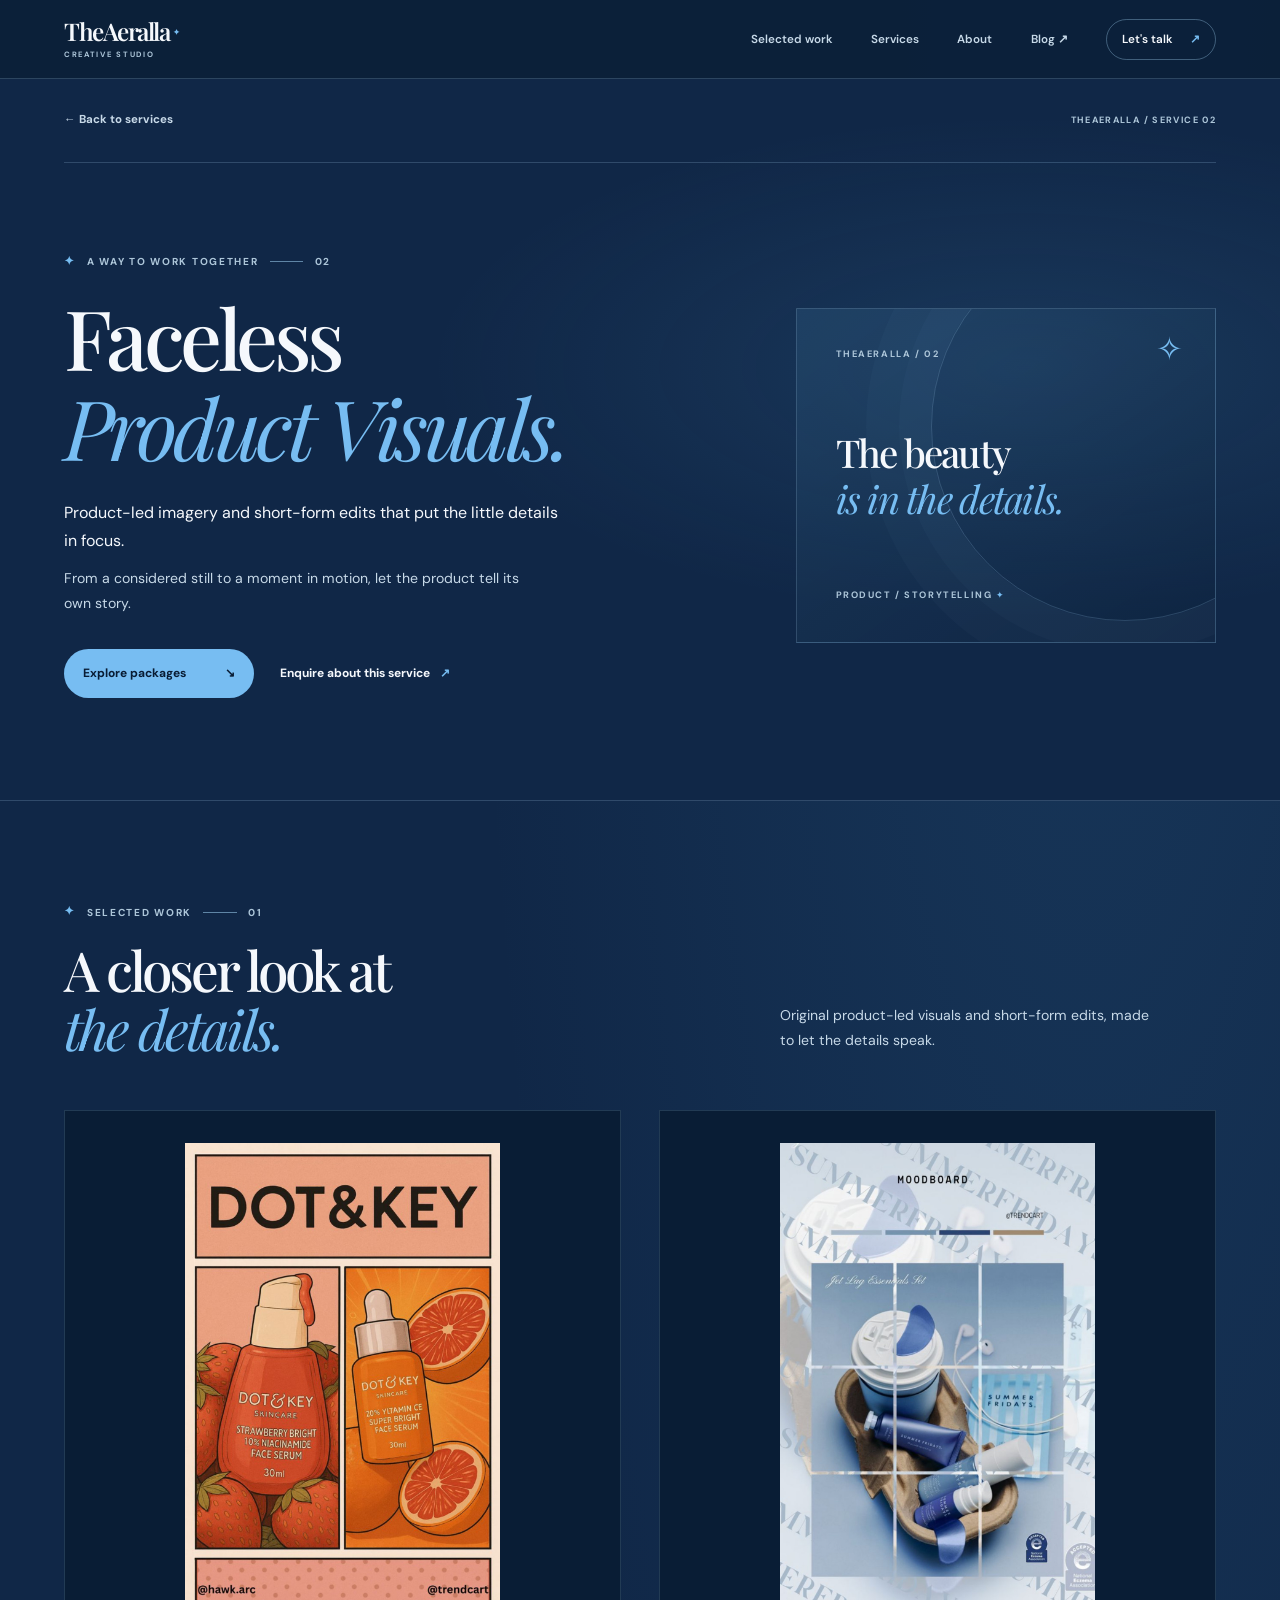
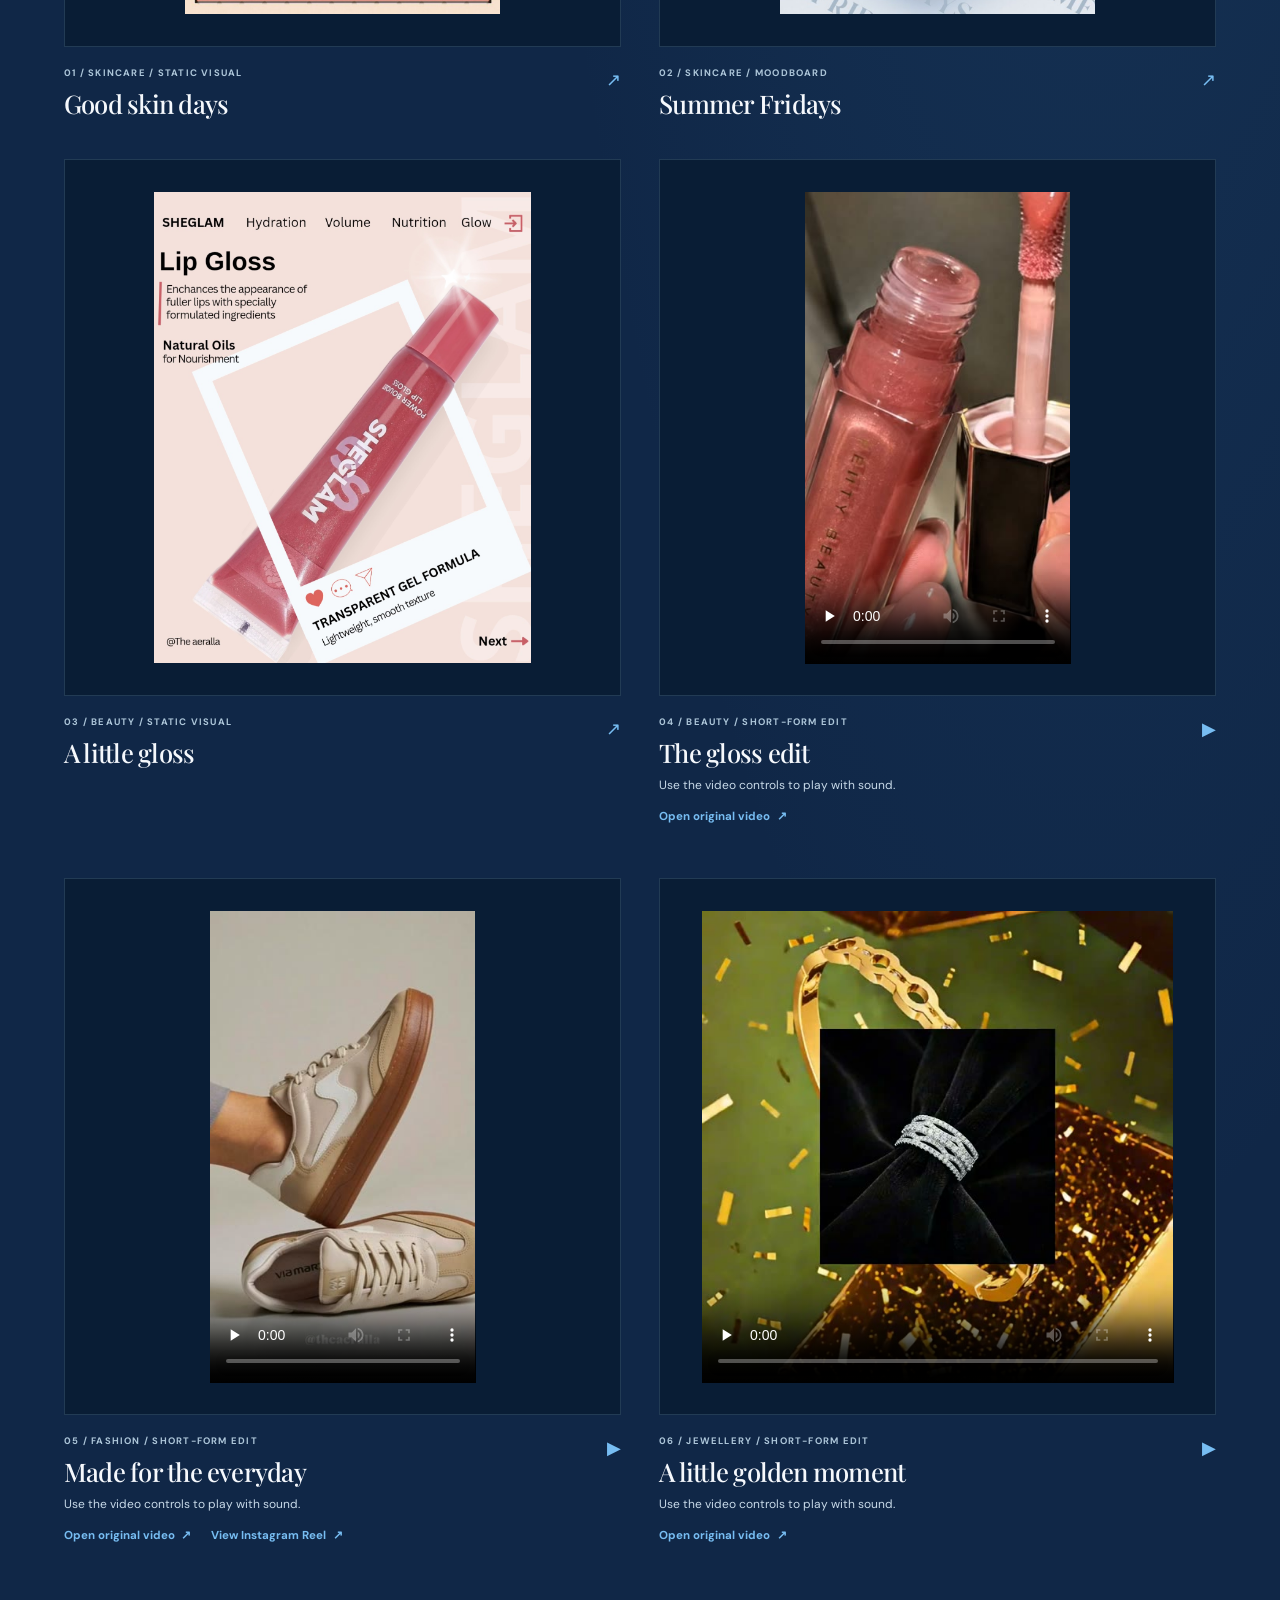
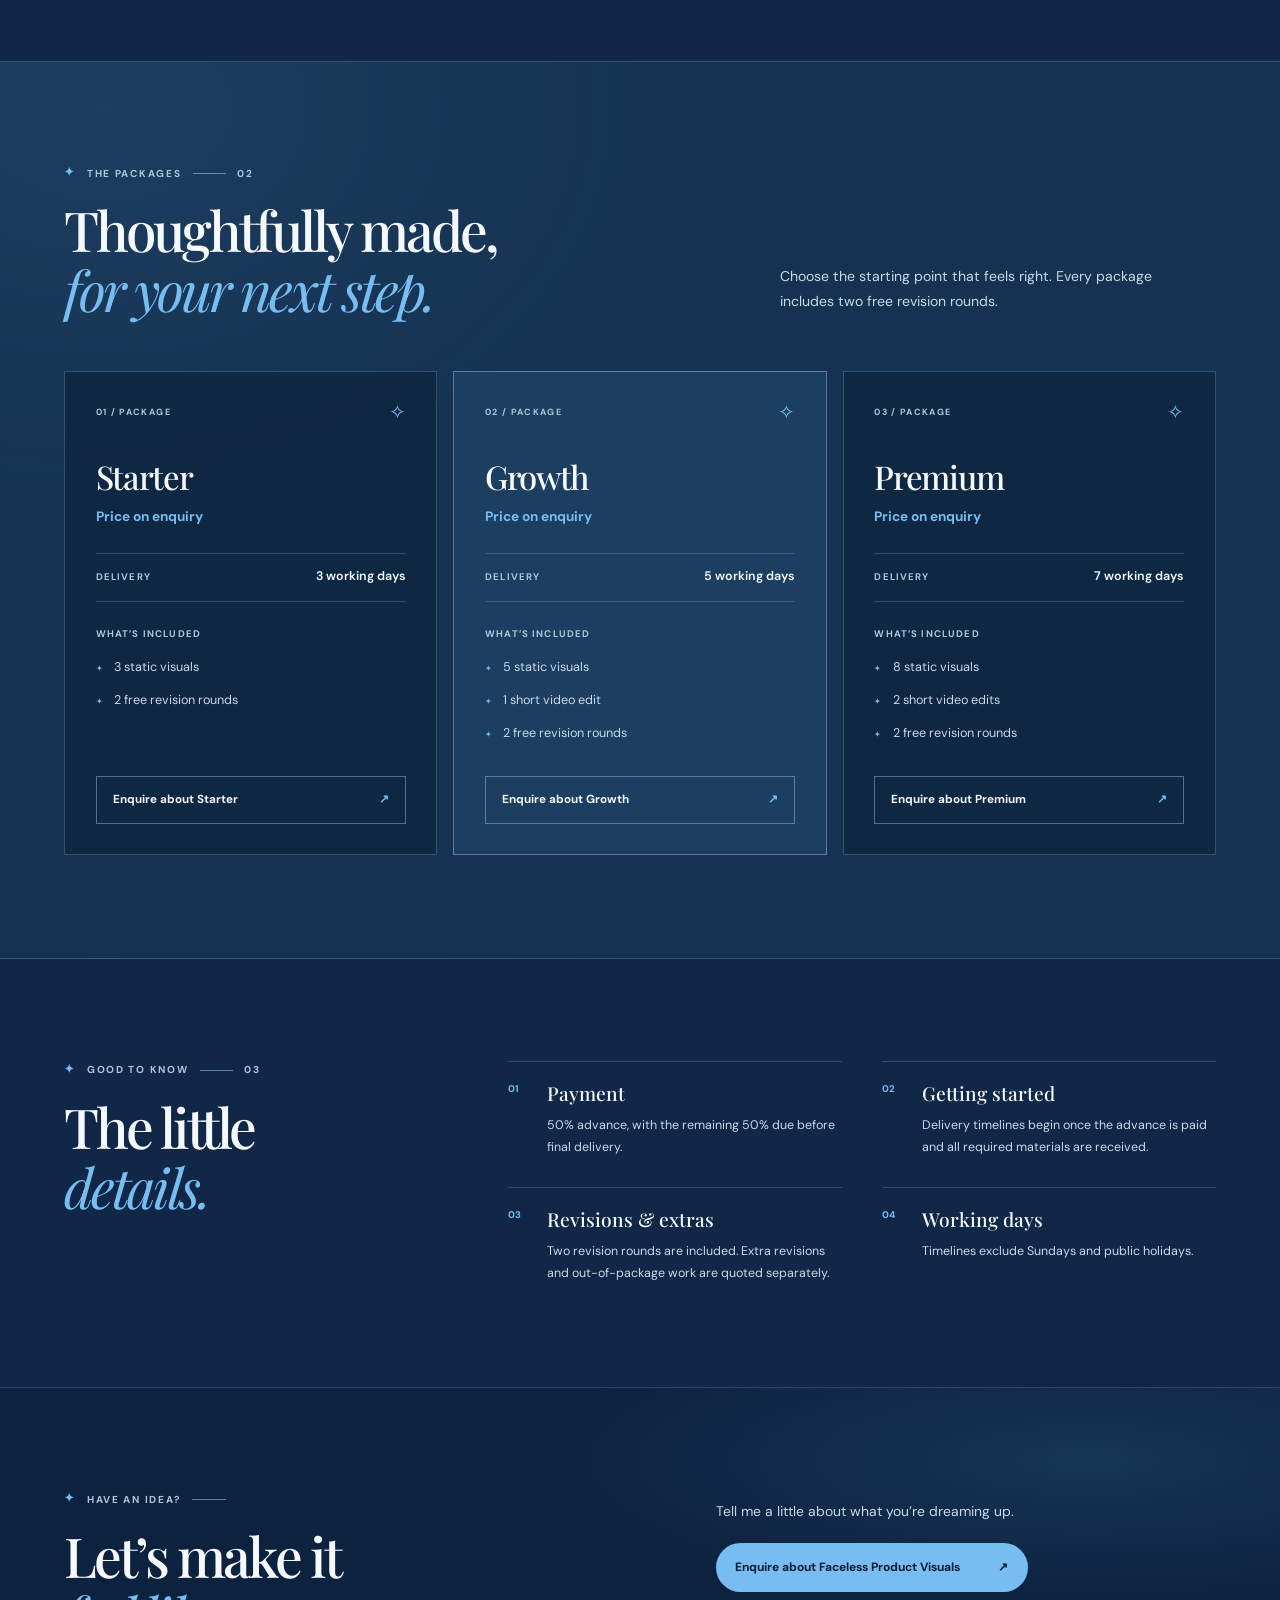
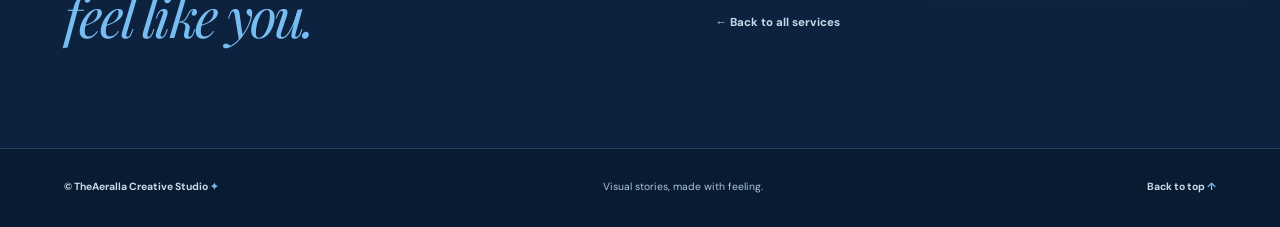
<file: service-product-visuals.html>
<!DOCTYPE html>
<html lang="en">
<head>
  <meta charset="utf-8">
  <meta name="viewport" content="width=device-width, initial-scale=1">
  <meta name="theme-color" content="#102747">
  <meta name="description" content="Product-led imagery and short-form edits that put the little details in focus. Explore Faceless Product Visuals packages from TheAeralla Creative Studio.">
  <title>Faceless Product Visuals — TheAeralla Creative Studio</title>
  <link rel="icon" href="assets/brand/theaeralla-logo-transparent.png" type="image/png">
  <link rel="preload" href="assets/fonts/playfair-display-latin-wght-normal.woff2" as="font" type="font/woff2" crossorigin>
  <link rel="preload" href="assets/fonts/dm-sans-latin-wght-normal.woff2" as="font" type="font/woff2" crossorigin>
  <link rel="stylesheet" href="styles.css">
  <link rel="stylesheet" href="service-pages.css">
  <script src="service-prices.js" defer></script>
  <script src="script.js" defer></script>
</head>
<body class="service-page" id="top">
  <a class="skip-link" href="#main">Skip to content</a>
  <header class="site-header">
    <div class="shell header-inner">
      <a class="wordmark" href="index.html" data-preview-page="index.html" aria-label="TheAeralla Creative Studio, home">
        <span>TheAeralla<span class="wordmark__star" aria-hidden="true">✦</span></span>
        <small>Creative studio</small>
      </a>
      <nav class="desktop-nav" aria-label="Main navigation">
        <a href="index.html#work" data-preview-page="index.html#work">Selected work</a>
        <a href="index.html#services" data-preview-page="index.html#services">Services</a>
        <a href="index.html#about" data-preview-page="index.html#about">About</a>
        <a href="http://hawkarc2003-cell.github.io/Theaeralla.blog" target="_blank" rel="noopener noreferrer" aria-label="Blog (opens in a new tab)">Blog <span aria-hidden="true">↗</span></a>
        <a class="nav-contact" href="index.html#contact" data-preview-page="index.html#contact">Let's talk <span aria-hidden="true">↗</span></a>
      </nav>
      <details class="mobile-menu">
        <summary><span>Menu</span><span class="mobile-menu__icon" aria-hidden="true"><i></i><i></i></span></summary>
        <nav aria-label="Mobile navigation">
          <a href="index.html#work" data-preview-page="index.html#work">Selected work <span aria-hidden="true">↘</span></a>
          <a href="index.html#services" data-preview-page="index.html#services">Services <span aria-hidden="true">↘</span></a>
          <a href="index.html#about" data-preview-page="index.html#about">About <span aria-hidden="true">↘</span></a>
          <a href="http://hawkarc2003-cell.github.io/Theaeralla.blog" target="_blank" rel="noopener noreferrer" aria-label="Blog (opens in a new tab)">Blog <span aria-hidden="true">↗</span></a>
          <a href="index.html#contact" data-preview-page="index.html#contact">Let's talk <span aria-hidden="true">↗</span></a>
        </nav>
      </details>
    </div>
  </header>
  <main id="main" tabindex="-1">
    <section class="service-hero" aria-labelledby="service-heading">
      <div class="shell">
        <div class="service-hero__top"><a href="index.html#services" data-preview-page="index.html#services">← Back to services</a><span>THEAERALLA / SERVICE 02</span></div>
        <div class="service-hero__grid">
          <div class="service-hero__copy">
            <p class="eyebrow"><span class="spark" aria-hidden="true">✦</span> A way to work together <span class="eyebrow__line" aria-hidden="true"></span> 02</p>
            <h1 id="service-heading">Faceless<br><em>Product Visuals.</em></h1>
            <p class="service-hero__summary">Product-led imagery and short-form edits that put the little details in focus.</p>
            <p class="service-hero__intro">From a considered still to a moment in motion, let the product tell its own story.</p>
            <div class="service-hero__actions"><a class="button button--light" href="#packages">Explore packages <span aria-hidden="true">↘</span></a><a class="text-link" href="mailto:hawkarc2003@gmail.com?subject=Faceless%20Product%20Visuals%20%E2%80%94%20enquiry%20%7C%20TheAeralla">Enquire about this service <span aria-hidden="true">↗</span></a></div>
          </div>
          <div class="service-hero__motif" aria-hidden="true"><span class="service-hero__orbit"></span><span class="service-hero__spark">✧</span><p class="service-hero__motif-label">THEAERALLA / 02</p><p class="service-hero__motif-title">The beauty<br><em>is in the details.</em></p><p class="service-hero__motif-end">PRODUCT / STORYTELLING <span>✦</span></p></div>
        </div>
      </div>
    </section>

    <section class="service-samples shell" aria-labelledby="samples-heading">
      <div class="service-section-heading"><div><p class="eyebrow"><span class="spark" aria-hidden="true">✦</span> Selected work <span class="eyebrow__line" aria-hidden="true"></span> 01</p><h2 id="samples-heading">A closer look at<br><em>the details.</em></h2></div><p>Original product-led visuals and short-form edits, made to let the details speak.</p></div>
      <div class="sample-grid">
          <figure class="sample-card">
            <div class="sample-card__media">
              <a href="assets/media/file_00000000b4e4821185a0f62eccb2d9fc.jpg" target="_blank" rel="noopener noreferrer" aria-label="Open the original Good skin days image (opens in a new tab)">
                <img src="assets/media/file_00000000b4e4821185a0f62eccb2d9fc.jpg" width="1024" height="1536" alt="Dot and Key skincare serum visual with strawberry and orange illustrations" loading="lazy" decoding="async">
              </a>
            </div>
            <figcaption class="sample-card__caption"><div><p class="sample-card__label">01 / Skincare / Static visual</p><h3>Good skin days</h3></div><span aria-hidden="true">↗</span></figcaption>
          </figure>
          <figure class="sample-card">
            <div class="sample-card__media">
              <a href="assets/product-visuals/summer-fridays.jpg" target="_blank" rel="noopener noreferrer" aria-label="Open the original Summer Fridays moodboard (opens in a new tab)">
                <img src="assets/product-visuals/summer-fridays.jpg" width="1024" height="1536" alt="Blue Summer Fridays skincare moodboard with Jet Lag products" loading="lazy" decoding="async">
              </a>
            </div>
            <figcaption class="sample-card__caption"><div><p class="sample-card__label">02 / Skincare / Moodboard</p><h3>Summer Fridays</h3></div><span aria-hidden="true">↗</span></figcaption>
          </figure>
          <figure class="sample-card">
            <div class="sample-card__media">
              <a href="assets/media/file_00000000311c8211bea4f023861b57ba.png" target="_blank" rel="noopener noreferrer" aria-label="Open the original A little gloss image (opens in a new tab)">
                <img src="assets/media/file_00000000311c8211bea4f023861b57ba.png" width="1229" height="1536" alt="SHEGLAM lip gloss creative visual in soft pink" loading="lazy" decoding="async">
              </a>
            </div>
            <figcaption class="sample-card__caption"><div><p class="sample-card__label">03 / Beauty / Static visual</p><h3>A little gloss</h3></div><span aria-hidden="true">↗</span></figcaption>
          </figure>
          <figure class="sample-card">
            <div class="sample-card__media">
              <video controls playsinline preload="none" poster="assets/work-previews/04.jpg" width="720" height="1280" data-has-audio="true" aria-label="The gloss edit product video" aria-describedby="video-note-04">
                <source src="assets/media/lv_7610453473481493813_20261114134247(3).mp4" type="video/mp4">
                Your browser does not support embedded video. <a href="assets/media/lv_7610453473481493813_20261114134247(3).mp4">Open the original video</a>.
              </video>
            </div>
            <figcaption class="sample-card__caption"><div><p class="sample-card__label">04 / Beauty / Short-form edit</p><h3>The gloss edit</h3><p class="sample-card__note" id="video-note-04">Use the video controls to play with sound.</p><p class="sample-card__status" data-video-status role="status" hidden></p><a class="sample-card__original" href="assets/media/lv_7610453473481493813_20261114134247(3).mp4" target="_blank" rel="noopener noreferrer">Open original video <span aria-hidden="true">↗</span><span class="sr-only"> (opens in a new tab)</span></a></div><span aria-hidden="true">▶</span></figcaption>
          </figure>
          <figure class="sample-card">
            <div class="sample-card__media">
              <video controls playsinline preload="none" poster="assets/work-previews/06.jpg" width="720" height="1280" data-has-audio="true" aria-label="Made for the everyday sneaker product film" aria-describedby="video-note-05">
                <source src="assets/media/lv_7627484597755989269_20261113153930(5).mp4" type="video/mp4">
                Your browser does not support embedded video. <a href="assets/media/lv_7627484597755989269_20261113153930(5).mp4">Open the original video</a>.
              </video>
            </div>
            <figcaption class="sample-card__caption"><div><p class="sample-card__label">05 / Fashion / Short-form edit</p><h3>Made for the everyday</h3><p class="sample-card__note" id="video-note-05">Use the video controls to play with sound.</p><p class="sample-card__status" data-video-status role="status" hidden></p><div class="sample-card__links"><a class="sample-card__original" href="assets/media/lv_7627484597755989269_20261113153930(5).mp4" target="_blank" rel="noopener noreferrer">Open original video <span aria-hidden="true">↗</span><span class="sr-only"> (opens in a new tab)</span></a><a class="sample-card__original" href="https://www.instagram.com/p/DgAOBa2T61J/" target="_blank" rel="noopener noreferrer">View Instagram Reel <span aria-hidden="true">↗</span><span class="sr-only"> (opens in a new tab)</span></a></div></div><span aria-hidden="true">▶</span></figcaption>
          </figure>
          <figure class="sample-card">
            <div class="sample-card__media">
              <video controls playsinline preload="none" poster="assets/work-previews/10.jpg" width="1080" height="1080" data-has-audio="true" aria-label="A little golden moment jewellery product video" aria-describedby="video-note-06">
                <source src="assets/media/lv-ugc(2).mp4" type="video/mp4">
                Your browser does not support embedded video. <a href="assets/media/lv-ugc(2).mp4">Open the original video</a>.
              </video>
            </div>
            <figcaption class="sample-card__caption"><div><p class="sample-card__label">06 / Jewellery / Short-form edit</p><h3>A little golden moment</h3><p class="sample-card__note" id="video-note-06">Use the video controls to play with sound.</p><p class="sample-card__status" data-video-status role="status" hidden></p><a class="sample-card__original" href="assets/media/lv-ugc(2).mp4" target="_blank" rel="noopener noreferrer">Open original video <span aria-hidden="true">↗</span><span class="sr-only"> (opens in a new tab)</span></a></div><span aria-hidden="true">▶</span></figcaption>
          </figure>
      </div>
    </section>

    <section class="service-packages" id="packages" aria-labelledby="packages-heading">
      <div class="shell">
        <div class="service-section-heading"><div><p class="eyebrow"><span class="spark" aria-hidden="true">✦</span> The packages <span class="eyebrow__line" aria-hidden="true"></span> 02</p><h2 id="packages-heading">Thoughtfully made,<br><em>for your next step.</em></h2></div><p>Choose the starting point that feels right. Every package includes two free revision rounds.</p></div>
        <div class="package-grid">
          <article class="package-card">
            <div class="package-card__top"><span class="package-card__index">01 / PACKAGE</span><span aria-hidden="true">✧</span></div>
            <h3>Starter</h3>
            <p class="package-card__price" data-package-price data-service="productVisuals" data-tier="starter">Price on enquiry</p>
            <p class="package-card__delivery"><span>Delivery</span> 3 working days</p>
            <p class="package-card__includes">What’s included</p>
            <ul>
              <li>3 static visuals</li>
              <li>2 free revision rounds</li>
            </ul>
            <a href="mailto:hawkarc2003@gmail.com?subject=Faceless%20Product%20Visuals%20%E2%80%94%20Starter%20package%20enquiry%20%7C%20TheAeralla" class="package-card__link" aria-label="Enquire about Starter, Faceless Product Visuals package">Enquire about Starter <span aria-hidden="true">↗</span></a>
          </article>
          <article class="package-card">
            <div class="package-card__top"><span class="package-card__index">02 / PACKAGE</span><span aria-hidden="true">✧</span></div>
            <h3>Growth</h3>
            <p class="package-card__price" data-package-price data-service="productVisuals" data-tier="growth">Price on enquiry</p>
            <p class="package-card__delivery"><span>Delivery</span> 5 working days</p>
            <p class="package-card__includes">What’s included</p>
            <ul>
              <li>5 static visuals</li>
              <li>1 short video edit</li>
              <li>2 free revision rounds</li>
            </ul>
            <a href="mailto:hawkarc2003@gmail.com?subject=Faceless%20Product%20Visuals%20%E2%80%94%20Growth%20package%20enquiry%20%7C%20TheAeralla" class="package-card__link" aria-label="Enquire about Growth, Faceless Product Visuals package">Enquire about Growth <span aria-hidden="true">↗</span></a>
          </article>
          <article class="package-card">
            <div class="package-card__top"><span class="package-card__index">03 / PACKAGE</span><span aria-hidden="true">✧</span></div>
            <h3>Premium</h3>
            <p class="package-card__price" data-package-price data-service="productVisuals" data-tier="premium">Price on enquiry</p>
            <p class="package-card__delivery"><span>Delivery</span> 7 working days</p>
            <p class="package-card__includes">What’s included</p>
            <ul>
              <li>8 static visuals</li>
              <li>2 short video edits</li>
              <li>2 free revision rounds</li>
            </ul>
            <a href="mailto:hawkarc2003@gmail.com?subject=Faceless%20Product%20Visuals%20%E2%80%94%20Premium%20package%20enquiry%20%7C%20TheAeralla" class="package-card__link" aria-label="Enquire about Premium, Faceless Product Visuals package">Enquire about Premium <span aria-hidden="true">↗</span></a>
          </article>
        </div>
      </div>
    </section>

    <section class="service-policies shell" aria-labelledby="policies-heading">
      <div><p class="eyebrow"><span class="spark" aria-hidden="true">✦</span> Good to know <span class="eyebrow__line" aria-hidden="true"></span> 03</p><h2 id="policies-heading">The little<br><em>details.</em></h2></div>
      <ul class="policy-list">
        <li><span>01</span><div><h3>Payment</h3><p>50% advance, with the remaining 50% due before final delivery.</p></div></li>
        <li><span>02</span><div><h3>Getting started</h3><p>Delivery timelines begin once the advance is paid and all required materials are received.</p></div></li>
        <li><span>03</span><div><h3>Revisions &amp; extras</h3><p>Two revision rounds are included. Extra revisions and out-of-package work are quoted separately.</p></div></li>
        <li><span>04</span><div><h3>Working days</h3><p>Timelines exclude Sundays and public holidays.</p></div></li>
      </ul>
    </section>

    <section class="service-finale" aria-labelledby="finale-heading"><div class="shell service-finale__inner"><div><p class="eyebrow"><span class="spark" aria-hidden="true">✦</span> Have an idea? <span class="eyebrow__line" aria-hidden="true"></span></p><h2 id="finale-heading">Let’s make it<br><em>feel like you.</em></h2></div><div><p>Tell me a little about what you’re dreaming up.</p><a class="button button--light" href="mailto:hawkarc2003@gmail.com?subject=Faceless%20Product%20Visuals%20%E2%80%94%20enquiry%20%7C%20TheAeralla">Enquire about Faceless Product Visuals <span aria-hidden="true">↗</span></a><a class="service-finale__back" href="index.html#services" data-preview-page="index.html#services">← Back to all services</a></div></div></section>
  </main>
  <footer class="site-footer"><div class="shell footer-inner"><p>© TheAeralla Creative Studio <span aria-hidden="true">✦</span></p><p>Visual stories, made with feeling.</p><a href="#top">Back to top <span aria-hidden="true">↑</span></a></div></footer>
</body>
</html>
</file>
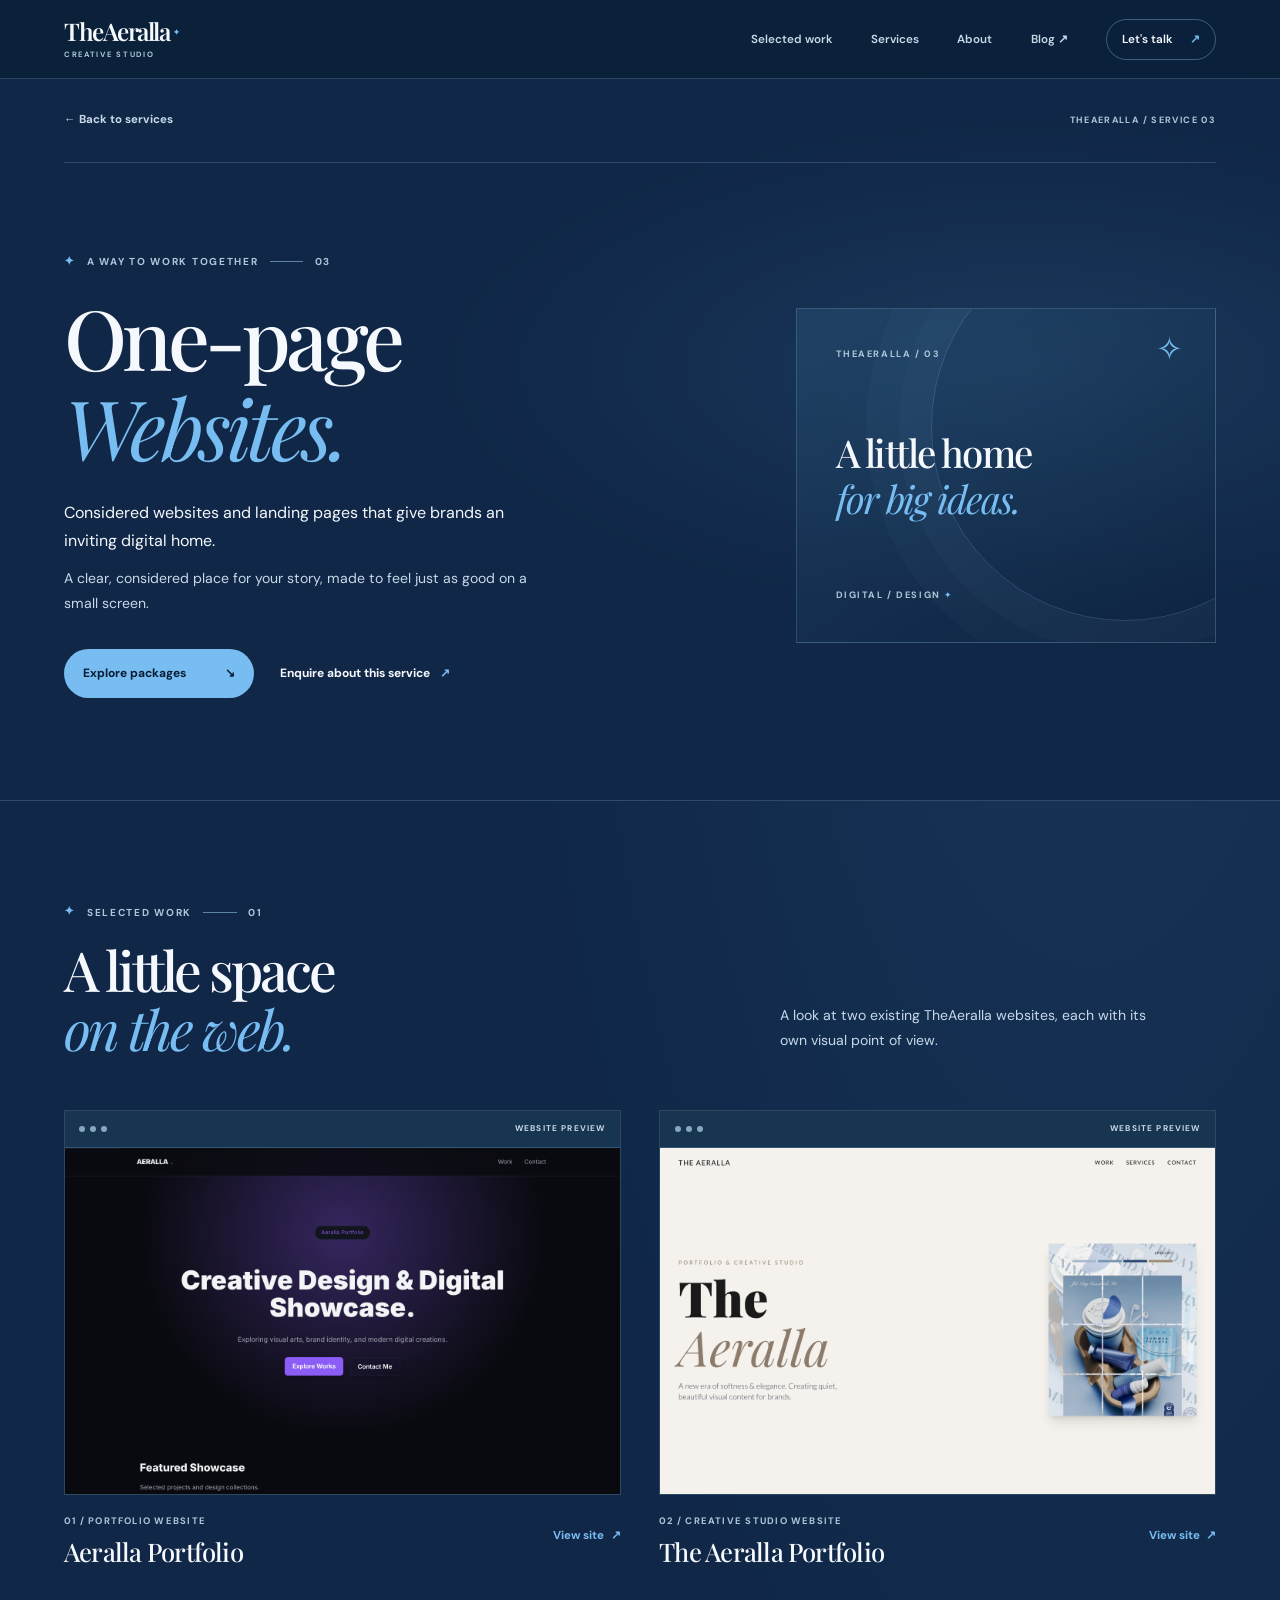
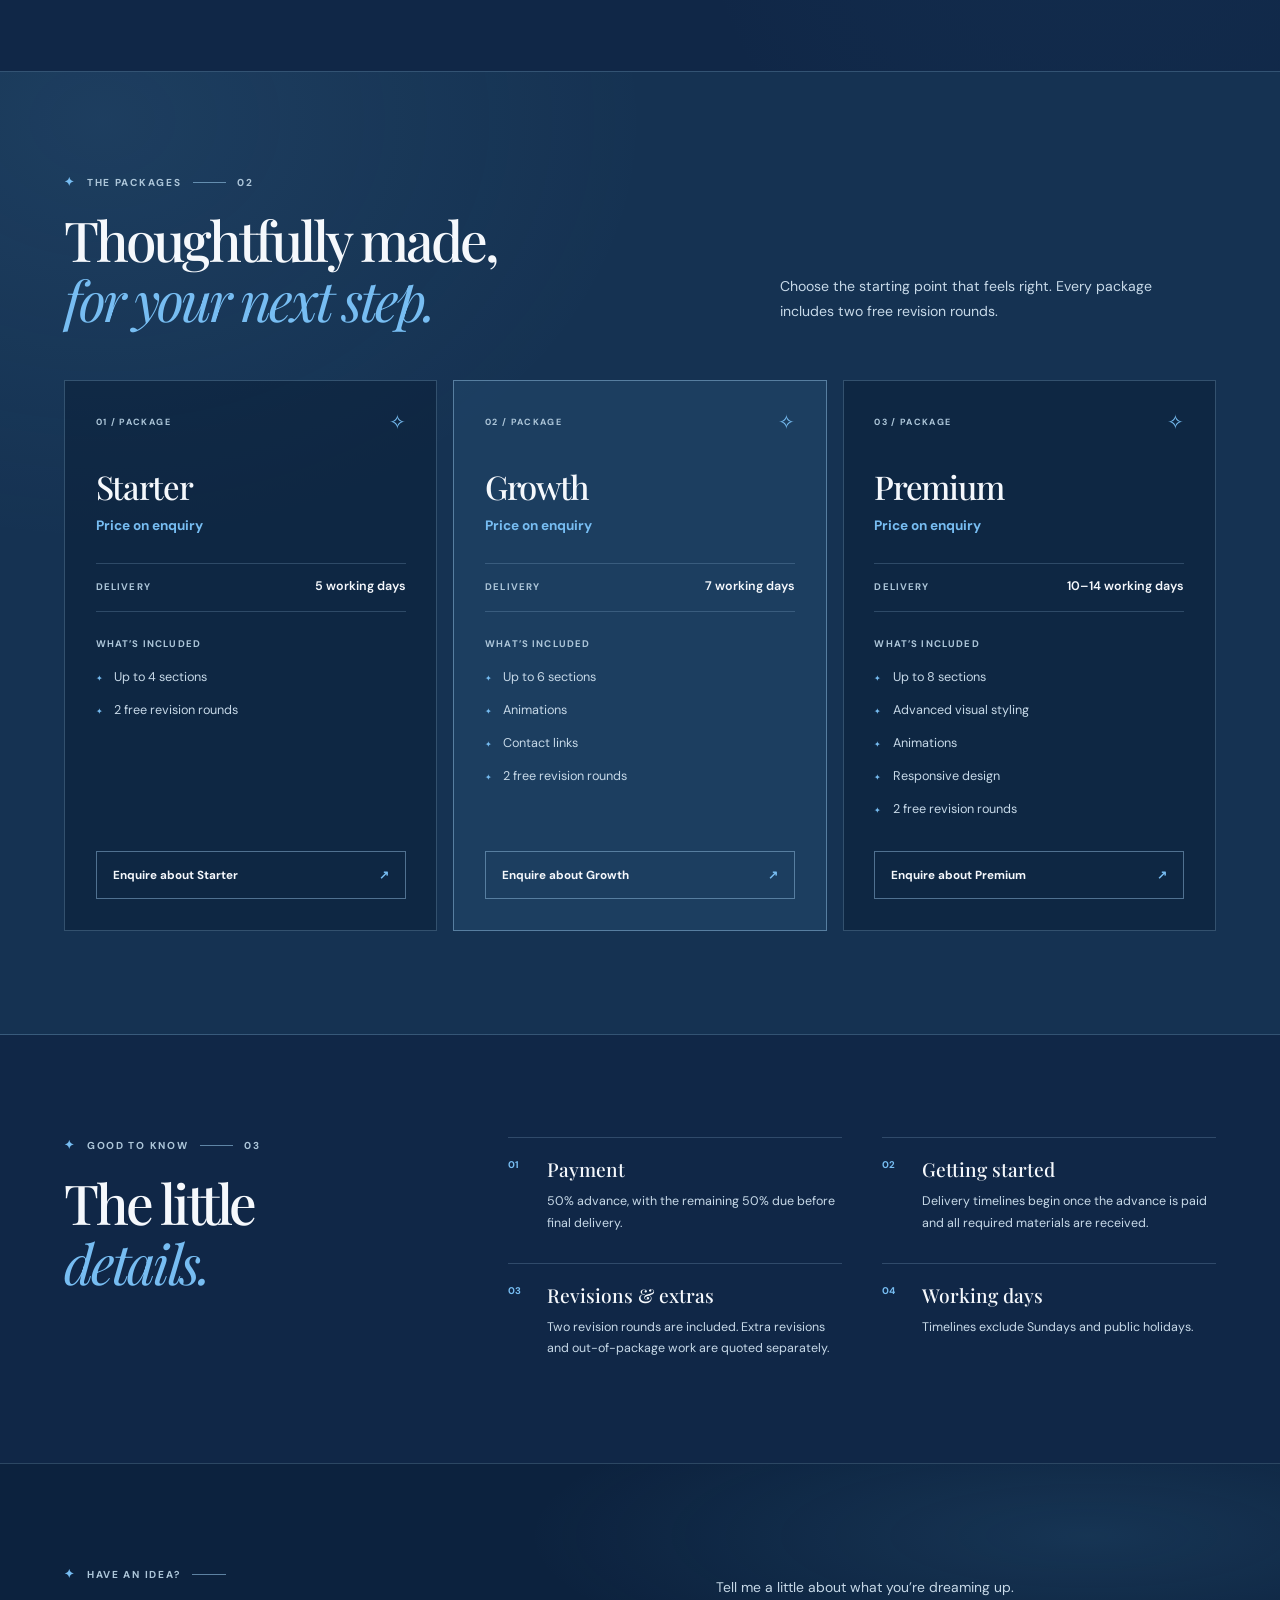
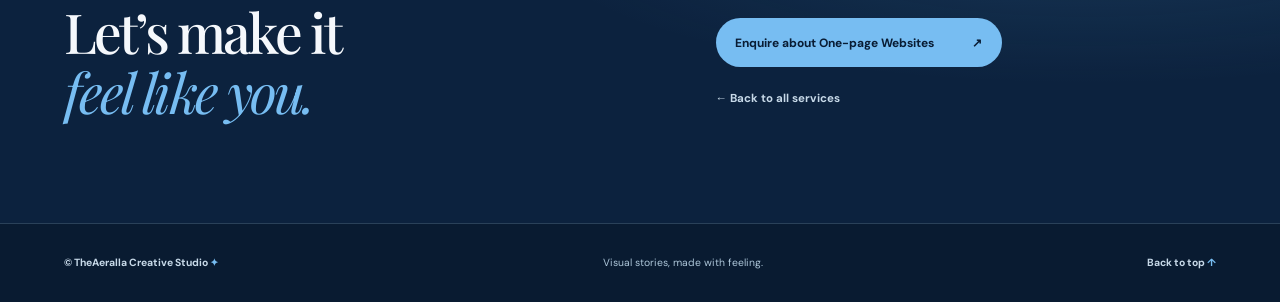
<file: service-websites.html>
<!DOCTYPE html>
<html lang="en">
<head>
  <meta charset="utf-8">
  <meta name="viewport" content="width=device-width, initial-scale=1">
  <meta name="theme-color" content="#102747">
  <meta name="description" content="Considered websites and landing pages that give brands an inviting digital home. Explore One-page Websites packages from TheAeralla Creative Studio.">
  <title>One-page Websites — TheAeralla Creative Studio</title>
  <link rel="icon" href="assets/brand/theaeralla-logo-transparent.png" type="image/png">
  <link rel="preload" href="assets/fonts/playfair-display-latin-wght-normal.woff2" as="font" type="font/woff2" crossorigin>
  <link rel="preload" href="assets/fonts/dm-sans-latin-wght-normal.woff2" as="font" type="font/woff2" crossorigin>
  <link rel="stylesheet" href="styles.css">
  <link rel="stylesheet" href="service-pages.css">
  <script src="service-prices.js" defer></script>
  <script src="script.js" defer></script>
</head>
<body class="service-page" id="top">
  <a class="skip-link" href="#main">Skip to content</a>
  <header class="site-header">
    <div class="shell header-inner">
      <a class="wordmark" href="index.html" data-preview-page="index.html" aria-label="TheAeralla Creative Studio, home">
        <span>TheAeralla<span class="wordmark__star" aria-hidden="true">✦</span></span>
        <small>Creative studio</small>
      </a>
      <nav class="desktop-nav" aria-label="Main navigation">
        <a href="index.html#work" data-preview-page="index.html#work">Selected work</a>
        <a href="index.html#services" data-preview-page="index.html#services">Services</a>
        <a href="index.html#about" data-preview-page="index.html#about">About</a>
        <a href="http://hawkarc2003-cell.github.io/Theaeralla.blog" target="_blank" rel="noopener noreferrer" aria-label="Blog (opens in a new tab)">Blog <span aria-hidden="true">↗</span></a>
        <a class="nav-contact" href="index.html#contact" data-preview-page="index.html#contact">Let's talk <span aria-hidden="true">↗</span></a>
      </nav>
      <details class="mobile-menu">
        <summary><span>Menu</span><span class="mobile-menu__icon" aria-hidden="true"><i></i><i></i></span></summary>
        <nav aria-label="Mobile navigation">
          <a href="index.html#work" data-preview-page="index.html#work">Selected work <span aria-hidden="true">↘</span></a>
          <a href="index.html#services" data-preview-page="index.html#services">Services <span aria-hidden="true">↘</span></a>
          <a href="index.html#about" data-preview-page="index.html#about">About <span aria-hidden="true">↘</span></a>
          <a href="http://hawkarc2003-cell.github.io/Theaeralla.blog" target="_blank" rel="noopener noreferrer" aria-label="Blog (opens in a new tab)">Blog <span aria-hidden="true">↗</span></a>
          <a href="index.html#contact" data-preview-page="index.html#contact">Let's talk <span aria-hidden="true">↗</span></a>
        </nav>
      </details>
    </div>
  </header>
  <main id="main" tabindex="-1">
    <section class="service-hero" aria-labelledby="service-heading">
      <div class="shell">
        <div class="service-hero__top"><a href="index.html#services" data-preview-page="index.html#services">← Back to services</a><span>THEAERALLA / SERVICE 03</span></div>
        <div class="service-hero__grid">
          <div class="service-hero__copy">
            <p class="eyebrow"><span class="spark" aria-hidden="true">✦</span> A way to work together <span class="eyebrow__line" aria-hidden="true"></span> 03</p>
            <h1 id="service-heading">One-page<br><em>Websites.</em></h1>
            <p class="service-hero__summary">Considered websites and landing pages that give brands an inviting digital home.</p>
            <p class="service-hero__intro">A clear, considered place for your story, made to feel just as good on a small screen.</p>
            <div class="service-hero__actions"><a class="button button--light" href="#packages">Explore packages <span aria-hidden="true">↘</span></a><a class="text-link" href="mailto:hawkarc2003@gmail.com?subject=One-page%20Websites%20%E2%80%94%20enquiry%20%7C%20TheAeralla">Enquire about this service <span aria-hidden="true">↗</span></a></div>
          </div>
          <div class="service-hero__motif" aria-hidden="true"><span class="service-hero__orbit"></span><span class="service-hero__spark">✧</span><p class="service-hero__motif-label">THEAERALLA / 03</p><p class="service-hero__motif-title">A little home<br><em>for big ideas.</em></p><p class="service-hero__motif-end">DIGITAL / DESIGN <span>✦</span></p></div>
        </div>
      </div>
    </section>

    <section class="service-samples shell" aria-labelledby="samples-heading">
      <div class="service-section-heading"><div><p class="eyebrow"><span class="spark" aria-hidden="true">✦</span> Selected work <span class="eyebrow__line" aria-hidden="true"></span> 01</p><h2 id="samples-heading">A little space<br><em>on the web.</em></h2></div><p>A look at two existing TheAeralla websites, each with its own visual point of view.</p></div>
      <div class="sample-grid sample-grid--web">
          <figure class="website-card">
            <a class="website-card__preview" href="https://hawkarc2003-cell.github.io/Theaeralla/" target="_blank" rel="noopener noreferrer" aria-label="Website preview: Aeralla Portfolio (opens in a new tab)">
              <span class="website-card__browser" aria-hidden="true"><i></i><i></i><i></i><span>WEBSITE PREVIEW</span></span>
              <img src="assets/site-previews/theaeralla-portfolio.png" width="1440" height="900" alt="Aeralla portfolio homepage with a Creative Design and Digital Showcase heading" loading="lazy" decoding="async">
            </a>
            <figcaption class="sample-card__caption"><div><p class="sample-card__label">01 / Portfolio website</p><h3>Aeralla Portfolio</h3></div><a class="website-card__link" href="https://hawkarc2003-cell.github.io/Theaeralla/" target="_blank" rel="noopener noreferrer" aria-label="View site: Aeralla Portfolio (opens in a new tab)">View site <span aria-hidden="true">↗</span><span class="sr-only"> (opens in a new tab)</span></a></figcaption>
          </figure>
          <figure class="website-card">
            <a class="website-card__preview" href="https://hawkarc2003-cell.github.io/Theaerallaptfl/" target="_blank" rel="noopener noreferrer" aria-label="Website preview: The Aeralla Creative Studio portfolio (opens in a new tab)">
              <span class="website-card__browser" aria-hidden="true"><i></i><i></i><i></i><span>WEBSITE PREVIEW</span></span>
              <img src="assets/site-previews/theaerallaptfl-portfolio.png" width="1440" height="900" alt="The Aeralla portfolio homepage in cream, featuring a skincare moodboard" loading="lazy" decoding="async">
            </a>
            <figcaption class="sample-card__caption"><div><p class="sample-card__label">02 / Creative studio website</p><h3>The Aeralla Portfolio</h3></div><a class="website-card__link" href="https://hawkarc2003-cell.github.io/Theaerallaptfl/" target="_blank" rel="noopener noreferrer" aria-label="View site: The Aeralla Portfolio (opens in a new tab)">View site <span aria-hidden="true">↗</span><span class="sr-only"> (opens in a new tab)</span></a></figcaption>
          </figure>
      </div>
    </section>

    <section class="service-packages" id="packages" aria-labelledby="packages-heading">
      <div class="shell">
        <div class="service-section-heading"><div><p class="eyebrow"><span class="spark" aria-hidden="true">✦</span> The packages <span class="eyebrow__line" aria-hidden="true"></span> 02</p><h2 id="packages-heading">Thoughtfully made,<br><em>for your next step.</em></h2></div><p>Choose the starting point that feels right. Every package includes two free revision rounds.</p></div>
        <div class="package-grid">
          <article class="package-card">
            <div class="package-card__top"><span class="package-card__index">01 / PACKAGE</span><span aria-hidden="true">✧</span></div>
            <h3>Starter</h3>
            <p class="package-card__price" data-package-price data-service="websites" data-tier="starter">Price on enquiry</p>
            <p class="package-card__delivery"><span>Delivery</span> 5 working days</p>
            <p class="package-card__includes">What’s included</p>
            <ul>
              <li>Up to 4 sections</li>
              <li>2 free revision rounds</li>
            </ul>
            <a href="mailto:hawkarc2003@gmail.com?subject=One-page%20Websites%20%E2%80%94%20Starter%20package%20enquiry%20%7C%20TheAeralla" class="package-card__link" aria-label="Enquire about Starter, One-page Websites package">Enquire about Starter <span aria-hidden="true">↗</span></a>
          </article>
          <article class="package-card">
            <div class="package-card__top"><span class="package-card__index">02 / PACKAGE</span><span aria-hidden="true">✧</span></div>
            <h3>Growth</h3>
            <p class="package-card__price" data-package-price data-service="websites" data-tier="growth">Price on enquiry</p>
            <p class="package-card__delivery"><span>Delivery</span> 7 working days</p>
            <p class="package-card__includes">What’s included</p>
            <ul>
              <li>Up to 6 sections</li>
              <li>Animations</li>
              <li>Contact links</li>
              <li>2 free revision rounds</li>
            </ul>
            <a href="mailto:hawkarc2003@gmail.com?subject=One-page%20Websites%20%E2%80%94%20Growth%20package%20enquiry%20%7C%20TheAeralla" class="package-card__link" aria-label="Enquire about Growth, One-page Websites package">Enquire about Growth <span aria-hidden="true">↗</span></a>
          </article>
          <article class="package-card">
            <div class="package-card__top"><span class="package-card__index">03 / PACKAGE</span><span aria-hidden="true">✧</span></div>
            <h3>Premium</h3>
            <p class="package-card__price" data-package-price data-service="websites" data-tier="premium">Price on enquiry</p>
            <p class="package-card__delivery"><span>Delivery</span> 10–14 working days</p>
            <p class="package-card__includes">What’s included</p>
            <ul>
              <li>Up to 8 sections</li>
              <li>Advanced visual styling</li>
              <li>Animations</li>
              <li>Responsive design</li>
              <li>2 free revision rounds</li>
            </ul>
            <a href="mailto:hawkarc2003@gmail.com?subject=One-page%20Websites%20%E2%80%94%20Premium%20package%20enquiry%20%7C%20TheAeralla" class="package-card__link" aria-label="Enquire about Premium, One-page Websites package">Enquire about Premium <span aria-hidden="true">↗</span></a>
          </article>
        </div>
      </div>
    </section>

    <section class="service-policies shell" aria-labelledby="policies-heading">
      <div><p class="eyebrow"><span class="spark" aria-hidden="true">✦</span> Good to know <span class="eyebrow__line" aria-hidden="true"></span> 03</p><h2 id="policies-heading">The little<br><em>details.</em></h2></div>
      <ul class="policy-list">
        <li><span>01</span><div><h3>Payment</h3><p>50% advance, with the remaining 50% due before final delivery.</p></div></li>
        <li><span>02</span><div><h3>Getting started</h3><p>Delivery timelines begin once the advance is paid and all required materials are received.</p></div></li>
        <li><span>03</span><div><h3>Revisions &amp; extras</h3><p>Two revision rounds are included. Extra revisions and out-of-package work are quoted separately.</p></div></li>
        <li><span>04</span><div><h3>Working days</h3><p>Timelines exclude Sundays and public holidays.</p></div></li>
      </ul>
    </section>

    <section class="service-finale" aria-labelledby="finale-heading"><div class="shell service-finale__inner"><div><p class="eyebrow"><span class="spark" aria-hidden="true">✦</span> Have an idea? <span class="eyebrow__line" aria-hidden="true"></span></p><h2 id="finale-heading">Let’s make it<br><em>feel like you.</em></h2></div><div><p>Tell me a little about what you’re dreaming up.</p><a class="button button--light" href="mailto:hawkarc2003@gmail.com?subject=One-page%20Websites%20%E2%80%94%20enquiry%20%7C%20TheAeralla">Enquire about One-page Websites <span aria-hidden="true">↗</span></a><a class="service-finale__back" href="index.html#services" data-preview-page="index.html#services">← Back to all services</a></div></div></section>
  </main>
  <footer class="site-footer"><div class="shell footer-inner"><p>© TheAeralla Creative Studio <span aria-hidden="true">✦</span></p><p>Visual stories, made with feeling.</p><a href="#top">Back to top <span aria-hidden="true">↑</span></a></div></footer>
</body>
</html>
</file>
<file: styles.css>
@font-face {
  font-family: "Playfair Display";
  src: url("assets/fonts/playfair-display-latin-wght-normal.woff2") format("woff2");
  font-style: normal;
  font-weight: 400 900;
  font-display: swap;
}

@font-face {
  font-family: "Playfair Display";
  src: url("assets/fonts/playfair-display-latin-wght-italic.woff2") format("woff2");
  font-style: italic;
  font-weight: 400 900;
  font-display: swap;
}

@font-face {
  font-family: "DM Sans";
  src: url("assets/fonts/dm-sans-latin-wght-normal.woff2") format("woff2");
  font-style: normal;
  font-weight: 100 1000;
  font-display: swap;
}

:root {
  color-scheme: dark;
  --night: #091c34;
  --navy: #102747;
  --blue: #17365c;
  --sky: #77bdf2;
  --ice: #d9efff;
  --text: #f5f8fc;
  --soft: #c7d9e8;
  --muted: #adc6d9;
  --silver: #b8cbd9;
  --line: rgba(161, 202, 230, .22);
  --serif: "Playfair Display", Georgia, serif;
  --sans: "DM Sans", Arial, sans-serif;
  --gutter: clamp(1.15rem, 5vw, 4rem);
}

*,
*::before,
*::after {
  box-sizing: border-box;
}

html {
  scroll-behavior: smooth;
  scroll-padding-top: 6rem;
}

body {
  margin: 0;
  color: var(--text);
  background: radial-gradient(ellipse at 85% 0%, rgba(52, 115, 162, .22), transparent 39rem), var(--navy);
  font-family: var(--sans);
  font-size: 1rem;
  line-height: 1.6;
  -webkit-font-smoothing: antialiased;
}

body.viewer-open {
  overflow: hidden;
}

img,
video {
  display: block;
  max-width: 100%;
  height: auto;
}

h1,
h2,
h3,
h4,
p,
figure {
  margin: 0;
}

a {
  color: inherit;
}

button,
a,
summary {
  -webkit-tap-highlight-color: transparent;
}

button {
  font: inherit;
}

:focus-visible {
  outline: 2px solid var(--sky);
  outline-offset: 4px;
}

.shell {
  width: min(calc(100% - (var(--gutter) * 2)), 1170px);
  margin-inline: auto;
}

.sr-only {
  position: absolute;
  width: 1px;
  height: 1px;
  padding: 0;
  margin: -1px;
  overflow: hidden;
  clip: rect(0, 0, 0, 0);
  white-space: nowrap;
  border: 0;
}

.skip-link {
  position: fixed;
  z-index: 100;
  top: .7rem;
  left: .7rem;
  padding: .65rem .9rem;
  color: var(--night);
  background: var(--ice);
  transform: translateY(-180%);
}

.skip-link:focus {
  transform: translateY(0);
}

.site-header {
  position: sticky;
  z-index: 20;
  top: 0;
  background: rgba(12, 32, 57, .97);
  border-bottom: 1px solid var(--line);
}

.header-inner {
  position: relative;
  display: flex;
  min-height: 78px;
  align-items: center;
  justify-content: space-between;
  gap: 2rem;
}

.wordmark {
  display: inline-flex;
  flex-direction: column;
  align-items: flex-start;
  flex: 0 0 auto;
  color: var(--text);
  font-family: var(--serif);
  font-size: 1.52rem;
  font-weight: 600;
  letter-spacing: -.06em;
  line-height: 1;
  text-decoration: none;
}

.wordmark__star {
  position: relative;
  top: -.8em;
  margin-left: .4em;
  color: var(--sky);
  font-family: var(--sans);
  font-size: .34em;
  letter-spacing: 0;
}

.wordmark small {
  margin-top: .48rem;
  color: var(--muted);
  font-family: var(--sans);
  font-size: .48rem;
  font-weight: 700;
  letter-spacing: .22em;
  text-transform: uppercase;
}

.desktop-nav {
  display: flex;
  align-items: center;
  gap: clamp(1.5rem, 3vw, 3rem);
}

.desktop-nav a,
.mobile-menu nav a {
  color: var(--soft);
  font-size: .73rem;
  font-weight: 600;
  text-decoration: none;
  transition: color .2s ease;
}

.desktop-nav a:hover,
.mobile-menu nav a:hover {
  color: var(--sky);
}

.desktop-nav .nav-contact {
  display: inline-flex;
  min-height: 41px;
  align-items: center;
  gap: 1.1rem;
  padding: .6rem .95rem;
  color: var(--text);
  border: 1px solid rgba(159, 205, 237, .36);
  border-radius: 100px;
  transition: background .2s ease, border-color .2s ease;
}

.desktop-nav .nav-contact:hover {
  background: var(--blue);
  border-color: var(--sky);
}

.nav-contact span,
.text-link span {
  color: var(--sky);
}

.mobile-menu {
  display: none;
}

/* A small, always-available social rail; full handles also appear in contact. */
.social-rail {
  position: fixed;
  z-index: 19;
  top: 50%;
  right: 0;
  display: grid;
  gap: 4px;
  transform: translateY(-50%);
}

.social-rail__label {
  justify-self: center;
  padding-bottom: .4rem;
  color: var(--soft);
  font-size: .5rem;
  font-weight: 700;
  letter-spacing: .16em;
  writing-mode: vertical-rl;
}

.social-rail a {
  position: relative;
  display: grid;
  width: 44px;
  height: 44px;
  place-items: center;
  color: var(--ice);
  background: rgba(9, 28, 52, .96);
  border: 1px solid rgba(159, 205, 237, .35);
  border-right: 0;
  border-radius: 9px 0 0 9px;
  box-shadow: 0 5px 20px rgba(0, 8, 20, .2);
  transition: color .2s ease, background .2s ease;
}

.social-rail a:hover,
.social-rail a:focus-visible {
  color: #fff;
  background: #24496e;
}

.social-rail svg {
  width: 18px;
  height: 18px;
}

.social-rail__tooltip {
  position: absolute;
  top: 50%;
  right: calc(100% + .55rem);
  padding: .45rem .7rem;
  color: var(--night);
  background: var(--ice);
  border-radius: 4px;
  font-size: .66rem;
  font-weight: 700;
  line-height: 1.2;
  opacity: 0;
  pointer-events: none;
  transform: translate(5px, -50%);
  transition: opacity .2s ease, transform .2s ease;
  white-space: nowrap;
}

.social-rail a:hover .social-rail__tooltip,
.social-rail a:focus-visible .social-rail__tooltip {
  opacity: 1;
  transform: translate(0, -50%);
}

body.viewer-open .social-rail {
  visibility: hidden;
  pointer-events: none;
}

.hero {
  display: grid;
  grid-template-columns: minmax(0, 1fr) minmax(0, 1.05fr);
  align-items: center;
  gap: clamp(3rem, 7vw, 7rem);
  padding-block: clamp(4.25rem, 8vw, 7.25rem) clamp(4.5rem, 8vw, 7rem);
}

.hero__copy {
  position: relative;
  z-index: 1;
  animation: enter-up .75s ease both;
}

.eyebrow {
  display: flex;
  align-items: center;
  flex-wrap: wrap;
  gap: .7rem;
  color: var(--muted);
  font-size: .63rem;
  font-weight: 700;
  letter-spacing: .17em;
  line-height: 1.5;
  text-transform: uppercase;
}

.spark {
  color: var(--sky);
  font-size: .74rem;
}

.eyebrow__line {
  width: 2.1rem;
  height: 1px;
  background: rgba(160, 210, 244, .55);
}

.hero h1,
.services h2,
.about h2,
.contact h2 {
  font-family: var(--serif);
  font-weight: 500;
  letter-spacing: -.055em;
  line-height: 1.07;
}

.hero h1 {
  margin-top: 1.5rem;
  font-size: clamp(3.55rem, 5.4vw, 5.6rem);
}

.hero h1 em,
.services h2 em,
.about h2 em,
.contact h2 em {
  color: var(--sky);
  font-weight: 400;
}

.hero__intro {
  max-width: 28rem;
  margin-top: 1.55rem;
  color: var(--soft);
  font-size: clamp(.96rem, 1.2vw, 1.07rem);
  line-height: 1.8;
}

.hero__actions {
  display: flex;
  align-items: center;
  flex-wrap: wrap;
  gap: 1rem 1.8rem;
  margin-top: 2rem;
}

.button {
  display: inline-flex;
  min-height: 49px;
  align-items: center;
  justify-content: center;
  gap: 2.4rem;
  padding: .8rem 1.15rem;
  border: 1px solid transparent;
  border-radius: 100px;
  font-size: .75rem;
  font-weight: 700;
  line-height: 1;
  text-decoration: none;
  transition: transform .25s ease, background .25s ease;
}

.button--light {
  color: var(--night);
  background: var(--sky);
}

.button--light:hover {
  background: #b1ddfa;
  transform: translateY(-3px);
}

.button span,
.text-link span {
  display: inline-block;
  transition: transform .2s ease;
}

.button:hover span,
.text-link:hover span {
  transform: translate(3px, -3px);
}

.text-link {
  display: inline-flex;
  min-height: 44px;
  align-items: center;
  gap: .65rem;
  color: var(--text);
  font-size: .75rem;
  font-weight: 700;
  text-decoration: none;
}

.text-link--underlined {
  border-bottom: 1px solid rgba(159, 205, 237, .5);
}

.hero__footnote {
  display: flex;
  align-items: center;
  gap: .7rem;
  margin-top: clamp(2.7rem, 5vw, 4.5rem);
  color: var(--muted);
  font-size: .6rem;
  font-weight: 700;
  letter-spacing: .15em;
  text-transform: uppercase;
}

.hero__footnote span {
  width: 2.4rem;
  height: 1px;
  background: rgba(160, 210, 244, .55);
}

.hero__art {
  position: relative;
  min-width: 0;
  padding: 1.4rem 0;
  animation: enter-up .9s .12s ease both;
}

.hero__logo {
  position: relative;
  z-index: 1;
  width: 100%;
  isolation: isolate;
  animation: logo-float 7s ease-in-out infinite;
}

/* A soft blue glow keeps the dark metallic logo legible without a white box. */
.hero__logo::before {
  position: absolute;
  z-index: -1;
  inset: -25% 0;
  background: radial-gradient(ellipse 50% 50% at 50% 50%, rgba(203, 227, 242, .96) 0%, rgba(159, 198, 223, .85) 49%, rgba(95, 153, 192, .42) 72%, transparent 100%);
  content: "";
  pointer-events: none;
}

.hero__logo img {
  width: 100%;
  filter: drop-shadow(0 8px 14px rgba(3, 14, 29, .2));
}

.hero__art-caption {
  position: relative;
  z-index: 1;
  display: flex;
  justify-content: space-between;
  flex-wrap: wrap;
  gap: .5rem 1rem;
  margin-top: 1.05rem;
  color: var(--muted);
  font-size: .53rem;
  font-weight: 700;
  letter-spacing: .13em;
}

.hero__art-caption span span {
  color: var(--sky);
  font-size: .85rem;
}

.hero__orbit {
  position: absolute;
  z-index: 0;
  inset: -5% 8% 4%;
  border: 1px solid rgba(119, 189, 242, .2);
  border-radius: 50%;
  transform: rotate(-14deg);
  pointer-events: none;
}

.hero__orbit--two {
  inset: 2% 8% -4%;
  border-color: rgba(197, 226, 245, .13);
  transform: rotate(12deg);
}

.hero__spark {
  position: absolute;
  z-index: 2;
  color: var(--sky);
  pointer-events: none;
}

.hero__spark--one {
  top: -1.2rem;
  right: 6%;
  font-size: 1.8rem;
}

.hero__spark--two {
  bottom: -1.6rem;
  left: 2%;
  font-size: 1rem;
}

.discipline-strip {
  border-block: 1px solid var(--line);
  background: rgba(7, 25, 45, .28);
}

.discipline-strip__inner {
  display: flex;
  min-height: 67px;
  align-items: center;
  justify-content: space-between;
  gap: 1rem;
  color: var(--soft);
  font-size: .63rem;
  font-weight: 700;
  letter-spacing: .13em;
  text-transform: uppercase;
}

.discipline-strip__inner span[aria-hidden] {
  color: var(--sky);
  font-size: .6rem;
}

.work {
  padding-block: clamp(4.5rem, 8vw, 7rem) clamp(5rem, 9vw, 8rem);
}

.services h2,
.about h2,
.contact h2 {
  margin-top: 1.15rem;
  font-size: clamp(2.6rem, 4.3vw, 4.5rem);
}

/* Fanned work cards: a scrollable row without JS, an animated arc with it. */
.work-fan {
  --fan-card-width: clamp(155px, 17vw, 245px);
  --fan-step: clamp(110px, 13vw, 178px);
}

.work-fan__topline,
.work-fan__index {
  display: flex;
  align-items: center;
  justify-content: space-between;
  gap: 1rem;
}

.work-fan__topline > span,
.work-fan__index {
  color: var(--muted);
  font-size: .58rem;
  font-weight: 700;
  letter-spacing: .14em;
  text-transform: uppercase;
}

.work-fan__topline > span span,
.work-fan__index span span {
  color: var(--sky);
}

.work-fan__stage {
  position: relative;
  margin-top: clamp(2.5rem, 5vw, 4.5rem);
}

.work-fan__arc {
  display: none;
}

.work-fan__cards {
  display: flex;
  gap: .8rem;
  padding: 1rem .5rem 1.5rem;
  overflow-x: auto;
  scroll-snap-type: x mandatory;
}

.work-fan__card {
  display: block;
  width: var(--fan-card-width);
  flex: 0 0 var(--fan-card-width);
  color: var(--text);
  scroll-snap-align: center;
  text-decoration: none;
}

.work-fan__card-inner {
  position: relative;
  display: block;
  width: 100%;
  aspect-ratio: 3 / 4;
  overflow: hidden;
  background: #dceaf3;
  border: 4px solid #dceaf3;
  border-radius: 12px;
  box-shadow: 0 13px 28px rgba(0, 8, 20, .3);
  transition: transform .3s ease, box-shadow .3s ease;
}

.work-fan__card img {
  width: 100%;
  height: 100%;
  object-fit: cover;
}

.work-fan__fallback-title {
  display: block;
  padding: .6rem .15rem 0;
  color: var(--soft);
  font-family: var(--serif);
  font-size: .9rem;
  line-height: 1.3;
}

.work-fan.is-enhanced .work-fan__fallback-title {
  display: none;
}

.work-fan__card-number,
.work-fan__card-kind {
  position: absolute;
  bottom: .35rem;
  display: grid;
  min-width: 25px;
  height: 25px;
  place-items: center;
  padding: 0 .25rem;
  color: #fff;
  background: rgba(5, 21, 40, .91);
  border: 1px solid rgba(226, 241, 252, .48);
  border-radius: 50%;
  font-size: .56rem;
  font-weight: 700;
  line-height: 1;
}

.work-fan__card-number {
  left: .35rem;
}

.work-fan__card-kind {
  right: .35rem;
  font-size: .5rem;
}

.work-fan__card:focus-visible {
  z-index: 10 !important;
  outline-offset: 4px;
}

.work-fan__card:hover .work-fan__card-inner,
.work-fan__card:focus-visible .work-fan__card-inner {
  box-shadow: 0 18px 35px rgba(0, 8, 20, .45);
  transform: translateY(-7px);
}

.work-fan__heading {
  text-align: center;
}

.work-fan__spark {
  display: block;
  color: var(--sky);
  font-size: 1.4rem;
  line-height: 1;
}

.work-fan__heading h2 {
  margin-top: .45rem;
  color: #bbcaff;
  font-family: var(--sans);
  font-size: clamp(2.4rem, 5.7vw, 5rem);
  font-weight: 700;
  letter-spacing: .04em;
  line-height: 1;
  text-transform: uppercase;
  white-space: nowrap;
}

.work-fan__heading h2 em {
  color: var(--ice);
  font-family: var(--serif);
  font-weight: 400;
  letter-spacing: -.045em;
}

.work-fan__heading p {
  margin-top: .8rem;
  color: var(--soft);
  font-size: .78rem;
  line-height: 1.6;
}

.work-fan__footer {
  display: flex;
  align-items: center;
  justify-content: space-between;
  gap: 1rem;
  margin-top: 1.75rem;
}

.work-fan__instruction {
  color: var(--soft);
  font-size: .72rem;
  font-weight: 600;
}

.work-fan__instruction span {
  margin-right: .35rem;
  color: var(--sky);
}

.work-fan__controls {
  display: none;
  align-items: center;
  gap: .6rem;
}

.work-fan.is-enhanced .work-fan__controls {
  display: flex;
}

.work-fan__arrow {
  display: grid;
  width: 44px;
  height: 44px;
  place-items: center;
  padding: 0;
  color: var(--ice);
  background: transparent;
  border: 1px solid rgba(159, 205, 237, .45);
  border-radius: 50%;
  cursor: pointer;
  font-size: 1.1rem;
  transition: background .2s ease, border-color .2s ease;
}

.work-fan__arrow:hover,
.work-fan__arrow:focus-visible {
  background: var(--blue);
  border-color: var(--sky);
}

.work-fan__counter {
  min-width: 3.8rem;
  color: var(--text);
  font-size: .69rem;
  font-weight: 700;
  letter-spacing: .1em;
  text-align: center;
  white-space: nowrap;
}

.work-fan__counter > span + span {
  padding-inline: .2rem;
  color: var(--muted);
}

.work-fan__toggle {
  min-height: 44px;
  margin-left: .5rem;
  padding: .5rem .1rem;
  color: var(--soft);
  background: transparent;
  border: 0;
  cursor: pointer;
  font-size: .66rem;
  font-weight: 700;
  text-decoration: underline;
  text-underline-offset: .25em;
}

.work-fan__toggle:hover {
  color: var(--sky);
}

.work-fan__detail {
  display: none;
}

.work-fan.is-enhanced .work-fan__detail {
  display: flex;
  align-items: end;
  justify-content: space-between;
  gap: 1.5rem;
  margin-top: clamp(2rem, 4vw, 3.5rem);
  padding: clamp(1.5rem, 3vw, 2.4rem) 0 0;
  border-top: 1px solid var(--line);
}

.work-fan__detail h3 {
  margin-top: .55rem;
  color: var(--text);
  font-family: var(--serif);
  font-size: clamp(1.8rem, 3.4vw, 3rem);
  font-weight: 500;
  letter-spacing: -.045em;
  line-height: 1.15;
}

.work-fan__detail-copy > p:last-child {
  max-width: 37rem;
  margin-top: .55rem;
  color: var(--soft);
  font-size: .9rem;
  line-height: 1.7;
}

.work-fan__open {
  display: inline-flex;
  min-height: 48px;
  flex: 0 0 auto;
  align-items: center;
  justify-content: center;
  gap: 2.2rem;
  padding: .75rem 1.2rem;
  color: var(--night);
  background: var(--sky);
  border: 1px solid var(--sky);
  border-radius: 100px;
  font-size: .76rem;
  font-weight: 700;
  line-height: 1.2;
  text-decoration: none;
  transition: background .2s ease, transform .2s ease;
}

.work-fan__open:hover {
  background: #b1ddfa;
  transform: translateY(-2px);
}

.work-fan__index {
  margin-top: clamp(2.5rem, 5vw, 4rem);
  padding-top: 1rem;
  border-top: 1px solid var(--line);
}

.work-fan.is-enhanced .work-fan__cards {
  position: relative;
  display: block;
  height: clamp(410px, 38vw, 520px);
  padding: 0;
  overflow: hidden;
  overflow: clip;
  touch-action: pan-y;
}

.work-fan.is-enhanced .work-fan__card {
  position: absolute;
  top: 1rem;
  left: 50%;
  z-index: 4;
  opacity: 1;
  transform: translateX(-50%);
  transition: left .7s cubic-bezier(.22, 1, .36, 1), top .7s cubic-bezier(.22, 1, .36, 1), transform .7s cubic-bezier(.22, 1, .36, 1), opacity .35s ease;
}

.work-fan.is-enhanced .work-fan__card[data-fan-position="-3"] {
  top: 88px;
  left: calc(50% - var(--fan-step) - var(--fan-step) - var(--fan-step));
  z-index: 1;
  transform: translateX(-50%) rotate(-36deg);
}

.work-fan.is-enhanced .work-fan__card[data-fan-position="-2"] {
  top: 52px;
  left: calc(50% - var(--fan-step) - var(--fan-step));
  z-index: 2;
  transform: translateX(-50%) rotate(-24deg);
}

.work-fan.is-enhanced .work-fan__card[data-fan-position="-1"] {
  top: 25px;
  left: calc(50% - var(--fan-step));
  z-index: 3;
  transform: translateX(-50%) rotate(-12deg);
}

.work-fan.is-enhanced .work-fan__card[data-fan-position="1"] {
  top: 25px;
  left: calc(50% + var(--fan-step));
  z-index: 3;
  transform: translateX(-50%) rotate(12deg);
}

.work-fan.is-enhanced .work-fan__card[data-fan-position="2"] {
  top: 52px;
  left: calc(50% + var(--fan-step) + var(--fan-step));
  z-index: 2;
  transform: translateX(-50%) rotate(24deg);
}

.work-fan.is-enhanced .work-fan__card[data-fan-position="3"] {
  top: 88px;
  left: calc(50% + var(--fan-step) + var(--fan-step) + var(--fan-step));
  z-index: 1;
  transform: translateX(-50%) rotate(36deg);
}

.work-fan.is-enhanced .work-fan__card[data-fan-position^="outside"] {
  top: 115px;
  z-index: 0;
  opacity: 0;
  pointer-events: none;
}

.work-fan.is-enhanced .work-fan__card[data-fan-position="outside-left"] {
  left: 0;
  transform: translateX(-50%) rotate(-42deg) scale(.9);
}

.work-fan.is-enhanced .work-fan__card[data-fan-position="outside-right"] {
  left: 100%;
  transform: translateX(-50%) rotate(42deg) scale(.9);
}

.work-fan.is-enhanced .work-fan__arc {
  position: absolute;
  top: 49%;
  left: 50%;
  display: block;
  width: min(68%, 680px);
  height: 50%;
  border: 1px solid rgba(170, 195, 255, .25);
  border-bottom: 0;
  border-radius: 50% 50% 0 0;
  pointer-events: none;
  transform: translateX(-50%);
}

.work-fan.is-enhanced .work-fan__heading {
  position: absolute;
  z-index: 5;
  right: 0;
  bottom: 0;
  left: 0;
  width: min(65%, 650px);
  margin-inline: auto;
  pointer-events: none;
}

.reveal-ready .work-fan.is-visible .work-fan__card-inner {
  animation: fan-arrive .8s cubic-bezier(.22, 1, .36, 1) var(--fan-delay, 0s) backwards;
}

@keyframes fan-arrive {
  from { opacity: 0; transform: translateY(38px) scale(.88); }
  to { opacity: 1; transform: translateY(0) scale(1); }
}

.services {
  padding-block: clamp(4.5rem, 8vw, 7rem);
  background: radial-gradient(ellipse at 5% 25%, rgba(102, 167, 212, .1), transparent 34rem), #153252;
  border-block: 1px solid var(--line);
}

.services__inner {
  display: grid;
  grid-template-columns: minmax(0, .95fr) minmax(0, 1fr);
  gap: clamp(3rem, 8vw, 8rem);
}

.services__intro > p:not(.eyebrow) {
  max-width: 23rem;
  margin-top: 1.4rem;
  color: var(--soft);
  font-size: .9rem;
  line-height: 1.8;
}

.services__intro .text-link {
  margin-top: 1.5rem;
}

.service-list {
  border-top: 1px solid var(--line);
}

.service {
  display: grid;
  grid-template-columns: 2.3rem minmax(0, 1fr) auto;
  gap: .9rem;
  padding-block: 1.7rem;
  color: inherit;
  border-bottom: 1px solid var(--line);
  text-decoration: none;
}

.service__number {
  color: var(--sky);
  font-size: .65rem;
  font-weight: 700;
  letter-spacing: .1em;
}

.service h3 {
  color: var(--text);
  font-family: var(--serif);
  font-size: clamp(1.35rem, 2vw, 1.7rem);
  font-weight: 500;
  letter-spacing: -.03em;
  line-height: 1.2;
}

.service p {
  max-width: 23rem;
  margin-top: .6rem;
  color: var(--soft);
  font-size: .82rem;
  line-height: 1.8;
}

.service__arrow {
  display: grid;
  width: 44px;
  height: 44px;
  place-items: center;
  color: var(--sky);
  border: 1px solid rgba(159, 205, 237, .36);
  border-radius: 50%;
  font-size: 1rem;
  transition: color .2s ease, background .2s ease, border-color .2s ease;
}

.service:hover .service__arrow,
.service:focus-visible .service__arrow {
  color: var(--night);
  background: var(--sky);
  border-color: var(--sky);
}

.about {
  display: grid;
  grid-template-columns: minmax(0, .45fr) minmax(0, 1fr);
  gap: clamp(3rem, 8vw, 7rem);
  padding-block: clamp(4.5rem, 8vw, 7.5rem);
}

.about__label {
  display: flex;
  flex-direction: column;
  align-items: flex-start;
  justify-content: space-between;
  gap: 2rem;
}

.about__ornament {
  color: var(--sky);
  font-size: 3rem;
  line-height: 1;
}

.about__content {
  display: grid;
  grid-template-columns: minmax(0, 1.15fr) minmax(0, .85fr);
  align-items: end;
  gap: clamp(2rem, 5vw, 4rem);
}

.about h2 {
  margin-top: 0;
}

.about__content > div {
  color: var(--soft);
  font-size: .86rem;
  line-height: 1.85;
}

.about__content > div p + p {
  margin-top: .8rem;
}

.contact {
  position: relative;
  padding-block: clamp(4.5rem, 8vw, 7rem);
  background: radial-gradient(ellipse at 85% 20%, rgba(77, 149, 197, .16), transparent 35rem), #0c223e;
  border-top: 1px solid var(--line);
}

.contact__inner {
  position: relative;
  display: grid;
  grid-template-columns: minmax(0, 1.1fr) minmax(0, .9fr);
  align-items: end;
  gap: clamp(3rem, 7vw, 6rem);
}

.contact__links {
  position: relative;
  z-index: 1;
}

.contact__links > p {
  color: var(--soft);
  font-size: .87rem;
}

.contact__email {
  display: inline-block;
  max-width: 100%;
  margin-top: .75rem;
  padding-bottom: .45rem;
  border-bottom: 1px solid rgba(159, 205, 237, .55);
  color: var(--text);
  font-family: var(--serif);
  font-size: clamp(1.25rem, 2.1vw, 1.75rem);
  letter-spacing: -.025em;
  overflow-wrap: anywhere;
  text-decoration: none;
  transition: color .2s ease;
}

.contact__email:hover,
.contact__email span {
  color: var(--sky);
}

.contact__star {
  position: absolute;
  top: -1rem;
  right: 0;
  color: rgba(119, 189, 242, .48);
  font-size: clamp(2rem, 5vw, 4.5rem);
  line-height: 1;
  pointer-events: none;
}

.site-footer {
  background: #091b31;
  border-top: 1px solid var(--line);
}

.footer-inner {
  display: flex;
  min-height: 78px;
  align-items: center;
  justify-content: space-between;
  flex-wrap: wrap;
  gap: 1rem 2rem;
  padding-block: 1.5rem;
  color: var(--muted);
  font-size: .65rem;
}

.footer-inner p:first-child {
  color: var(--soft);
  font-weight: 700;
}

.footer-inner span {
  color: var(--sky);
}

.footer-inner a {
  color: var(--soft);
  font-weight: 700;
  text-decoration: none;
}

.footer-inner a:hover {
  color: var(--sky);
}

.viewer {
  position: fixed;
  inset: 0;
  width: 100%;
  height: 100%;
  max-width: none;
  max-height: none;
  padding: 1rem;
  color: var(--text);
  background: transparent;
  border: 0;
  opacity: 0;
  overflow: auto;
  transition: opacity .22s ease;
}

.viewer[open] {
  display: grid;
  place-items: center;
}

.viewer.is-open {
  opacity: 1;
}

.viewer::backdrop {
  background: rgba(2, 11, 24, .91);
  opacity: 0;
  transition: opacity .22s ease;
}

.viewer.is-open::backdrop {
  opacity: 1;
}

.viewer__panel {
  display: flex;
  width: min(100%, 930px);
  max-height: calc(100vh - 2rem);
  max-height: calc(100dvh - 2rem);
  flex-direction: column;
  background: var(--navy);
  border: 1px solid rgba(159, 205, 237, .28);
  box-shadow: 0 18px 80px rgba(0, 8, 20, .45);
  overflow: auto;
  transform: translateY(12px);
  transition: transform .22s ease;
}

.viewer.is-open .viewer__panel {
  transform: translateY(0);
}

.viewer__top,
.viewer__bottom {
  display: flex;
  min-height: 60px;
  align-items: center;
  gap: 1rem;
  padding: .6rem 1.1rem;
}

.viewer__top {
  border-bottom: 1px solid var(--line);
}

.viewer__brand {
  font-family: var(--serif);
  font-size: 1.3rem;
  font-weight: 600;
  letter-spacing: -.06em;
  white-space: nowrap;
}

.viewer__brand span {
  color: var(--sky);
  font-family: var(--sans);
  font-size: .5rem;
}

.viewer__top-label {
  margin-left: auto;
  color: var(--muted);
  font-size: .6rem;
  font-weight: 700;
  letter-spacing: .13em;
  text-transform: uppercase;
}

.viewer__sound {
  display: inline-flex;
  min-height: 40px;
  flex: 0 0 auto;
  align-items: center;
  justify-content: center;
  gap: .4rem;
  padding: .45rem .7rem;
  color: var(--ice);
  background: #24496e;
  border: 1px solid rgba(159, 205, 237, .55);
  border-radius: 100px;
  cursor: pointer;
  font-size: .7rem;
  font-weight: 700;
  line-height: 1.1;
  white-space: nowrap;
}

.viewer__sound[hidden] {
  display: none;
}

.viewer__sound svg {
  width: 17px;
  height: 17px;
  flex: 0 0 17px;
}

.viewer__sound:hover {
  background: #315d84;
}

.viewer__close {
  display: grid;
  width: 44px;
  height: 44px;
  flex: 0 0 44px;
  place-items: center;
  padding: 0;
  color: var(--text);
  background: transparent;
  border: 1px solid var(--line);
  border-radius: 50%;
  cursor: pointer;
  font-size: 1.6rem;
  line-height: 1;
  transition: background .2s ease, border-color .2s ease;
}

.viewer__close:hover {
  background: var(--blue);
  border-color: var(--sky);
}

.viewer__body {
  display: grid;
  min-height: 0;
  grid-template-columns: minmax(0, 1fr) 235px;
}

.viewer__visual {
  display: flex;
  min-width: 0;
  align-items: center;
  justify-content: center;
  background: #07192e;
}

.viewer__visual img,
.viewer__visual video {
  width: auto;
  height: auto;
  max-width: 100%;
  max-height: min(70vh, 720px);
  max-height: min(70dvh, 720px);
}

.viewer__details {
  display: flex;
  min-width: 0;
  flex-direction: column;
  align-items: flex-start;
  padding: 2rem 1.35rem;
  border-left: 1px solid var(--line);
}

.viewer__details h2 {
  margin-top: .9rem;
  font-family: var(--serif);
  font-size: 1.75rem;
  font-weight: 500;
  letter-spacing: -.04em;
  line-height: 1.2;
}

.viewer__detail {
  margin-top: .65rem;
  color: var(--soft);
  font-size: .78rem;
  line-height: 1.7;
}

.viewer__hint {
  margin-top: .8rem;
  color: var(--muted);
  font-size: .68rem;
  line-height: 1.6;
}

.viewer__contact {
  margin-top: auto;
  padding-top: 2rem;
  color: var(--sky);
  font-size: .72rem;
  font-weight: 700;
  text-decoration: none;
}

.viewer__contact span {
  margin-left: .25rem;
}

.viewer__bottom {
  justify-content: space-between;
  border-top: 1px solid var(--line);
  color: var(--muted);
  font-size: .65rem;
  font-weight: 700;
  letter-spacing: .08em;
  text-transform: uppercase;
}

.viewer__navigation {
  display: flex;
  align-items: center;
  gap: .5rem;
}

.viewer__navigation button {
  display: inline-flex;
  min-height: 40px;
  align-items: center;
  gap: .45rem;
  padding: .5rem .7rem;
  color: var(--soft);
  background: transparent;
  border: 1px solid var(--line);
  border-radius: 5px;
  cursor: pointer;
  font-size: .65rem;
  font-weight: 700;
  letter-spacing: .03em;
  transition: color .2s ease, background .2s ease;
}

.viewer__navigation button:hover:not(:disabled) {
  color: var(--text);
  background: var(--blue);
}

.viewer__navigation button:disabled {
  cursor: default;
  opacity: .4;
}

.reveal-ready [data-reveal] {
  opacity: 0;
  transform: translateY(16px);
  transition: opacity .6s ease, transform .6s ease;
}

.reveal-ready [data-reveal].is-visible {
  opacity: 1;
  transform: translateY(0);
}

@keyframes enter-up {
  from { opacity: 0; transform: translateY(14px); }
  to { opacity: 1; transform: translateY(0); }
}

@keyframes logo-float {
  0%, 100% { transform: translateY(0); }
  50% { transform: translateY(-5px); }
}

@media (max-width: 900px) {
  .hero {
    gap: 3rem;
  }

  .hero h1 {
    font-size: clamp(3.25rem, 6.4vw, 4.8rem);
  }

  .about {
    grid-template-columns: 1fr;
    gap: 2.5rem;
  }

  .about__label {
    flex-direction: row;
    align-items: center;
  }

  .about__ornament {
    font-size: 2rem;
  }
}

@media (max-width: 800px) {
  .work-fan {
    --fan-card-width: clamp(132px, 40vw, 180px);
    --fan-step: clamp(60px, 19vw, 105px);
  }

  .work-fan.is-enhanced .work-fan__cards {
    height: clamp(330px, 85vw, 405px);
  }

  .work-fan__card-inner {
    border-width: 3px;
    border-radius: 9px;
  }

  .work-fan__card-number,
  .work-fan__card-kind {
    min-width: 21px;
    height: 21px;
    font-size: .48rem;
  }

  .work-fan.is-enhanced .work-fan__heading {
    width: 80%;
  }

  .work-fan__topline > span {
    display: none;
  }
}

@media (max-width: 700px) {
  html {
    scroll-padding-top: 5rem;
  }

  .header-inner {
    min-height: 68px;
  }

  .desktop-nav {
    display: none;
  }

  .mobile-menu {
    display: block;
  }

  .social-rail {
    top: auto;
    bottom: max(1rem, env(safe-area-inset-bottom));
    transform: none;
  }

  .social-rail__label,
  .social-rail__tooltip {
    display: none;
  }

  .mobile-menu summary {
    display: flex;
    min-height: 44px;
    align-items: center;
    gap: .7rem;
    color: var(--text);
    cursor: pointer;
    font-size: .72rem;
    font-weight: 700;
    list-style: none;
  }

  .mobile-menu summary::-webkit-details-marker {
    display: none;
  }

  .mobile-menu__icon {
    display: flex;
    width: 32px;
    height: 32px;
    align-items: center;
    justify-content: center;
    flex-direction: column;
    gap: 5px;
    border: 1px solid var(--line);
    border-radius: 50%;
  }

  .mobile-menu__icon i {
    width: 12px;
    height: 1px;
    background: var(--sky);
    transition: transform .2s ease;
  }

  .mobile-menu[open] .mobile-menu__icon i:first-child {
    transform: translateY(3px) rotate(45deg);
  }

  .mobile-menu[open] .mobile-menu__icon i:last-child {
    transform: translateY(-3px) rotate(-45deg);
  }

  .mobile-menu:not([open]) nav {
    display: none;
  }

  .mobile-menu nav {
    position: absolute;
    top: calc(100% - .1rem);
    right: 0;
    left: 0;
    display: grid;
    padding: .5rem 1.1rem;
    background: #102b4b;
    border: 1px solid var(--line);
    box-shadow: 0 15px 35px rgba(3, 14, 29, .25);
  }

  .mobile-menu nav a {
    display: flex;
    min-height: 48px;
    align-items: center;
    justify-content: space-between;
    gap: 1rem;
  }

  .mobile-menu nav a + a {
    border-top: 1px solid var(--line);
  }

  .mobile-menu nav span {
    color: var(--sky);
  }

  .hero {
    grid-template-columns: 1fr;
    gap: 2.3rem;
    padding-block: 3.3rem 3.7rem;
  }

  .hero__copy {
    max-width: 34rem;
  }

  .hero__art {
    width: min(100%, 35rem);
    margin-inline: auto;
  }

  .hero__footnote {
    margin-top: 2.2rem;
  }

  .discipline-strip__inner {
    justify-content: center;
    flex-wrap: wrap;
    gap: .45rem .9rem;
    padding-block: 1rem;
    text-align: center;
  }

  .services__inner {
    grid-template-columns: 1fr;
    gap: 2.5rem;
  }

  .contact__inner {
    grid-template-columns: 1fr;
    gap: 2.4rem;
  }

  .viewer__body {
    grid-template-columns: minmax(0, 1fr) 195px;
  }
}

@media (max-width: 520px) {
  :root {
    --gutter: 1.1rem;
  }

  .header-inner {
    min-height: 64px;
  }

  .wordmark {
    font-size: 1.38rem;
  }

  .wordmark small {
    font-size: .43rem;
  }

  .hero {
    gap: 1.8rem;
    padding-block: 2.8rem 3.2rem;
  }

  .hero h1 {
    margin-top: 1.05rem;
    font-size: clamp(3.05rem, 12vw, 4rem);
  }

  .hero__intro {
    margin-top: 1.15rem;
    font-size: .88rem;
  }

  .hero__actions {
    gap: .6rem 1.2rem;
    margin-top: 1.35rem;
  }

  .button {
    min-height: 46px;
    gap: 1.3rem;
    font-size: .71rem;
  }

  .text-link {
    font-size: .71rem;
  }

  .hero__footnote {
    margin-top: 1.7rem;
    font-size: .53rem;
  }

  .hero__art {
    padding: .8rem 0;
  }

  .hero__art-caption {
    font-size: .48rem;
    letter-spacing: .09em;
  }

  .hero__spark--one {
    top: -.6rem;
    font-size: 1.35rem;
  }

  .hero__spark--two {
    bottom: -1rem;
  }

  .discipline-strip__inner {
    font-size: .53rem;
    letter-spacing: .1em;
  }

  .work {
    padding-block: 4rem 4.5rem;
  }

  .work-fan__stage {
    margin-top: 1.5rem;
  }

  .work-fan__heading p {
    margin-top: .5rem;
    font-size: .68rem;
  }

  .work-fan__footer {
    justify-content: center;
    flex-wrap: wrap;
    gap: .5rem;
    margin-top: 1rem;
  }

  .work-fan__instruction {
    width: 100%;
    text-align: center;
  }

  .work-fan__index {
    padding-right: 2rem;
    font-size: .55rem;
    letter-spacing: .07em;
  }

  .work-fan__toggle {
    font-size: .72rem;
  }

  .work-fan.is-enhanced .work-fan__detail {
    align-items: flex-start;
    flex-direction: column;
    gap: 1.1rem;
    margin-top: 1.75rem;
    padding-top: 1.4rem;
  }

  .work-fan__detail-copy > p:last-child {
    font-size: .84rem;
  }

  .services h2,
  .about h2,
  .contact h2 {
    font-size: clamp(2.35rem, 9vw, 3.2rem);
  }

  .services {
    padding-block: 4rem;
  }

  .service {
    grid-template-columns: 1.7rem minmax(0, 1fr) auto;
    gap: .6rem;
    padding-block: 1.4rem;
  }

  .service h3 {
    font-size: 1.38rem;
  }

  .about {
    gap: 1.5rem;
    padding-block: 4rem;
  }

  .about__content {
    grid-template-columns: 1fr;
    gap: 1.5rem;
  }

  .contact {
    padding-block: 4rem;
  }

  .contact__star {
    top: -.4rem;
  }

  .footer-inner {
    align-items: flex-start;
    flex-direction: column;
    gap: .65rem;
  }

  .viewer {
    padding: .5rem;
  }

  .viewer__panel {
    max-height: calc(100vh - 1rem);
    max-height: calc(100dvh - 1rem);
  }

  .viewer__top,
  .viewer__bottom {
    min-height: 52px;
    padding: .4rem .75rem;
  }

  .viewer__top {
    gap: .5rem;
  }

  .viewer__top-label {
    display: none;
  }

  .viewer__sound,
  .viewer__close {
    margin-left: auto;
  }

  .viewer__sound:not([hidden]) + .viewer__close {
    margin-left: 0;
  }

  .viewer__sound {
    padding-inline: .55rem;
    font-size: .7rem;
  }

  .viewer__body {
    grid-template-columns: 1fr;
  }

  .viewer__visual img,
  .viewer__visual video {
    max-height: min(56vh, 520px);
    max-height: min(56dvh, 520px);
  }

  .viewer__details {
    padding: .85rem 1rem;
    border-top: 1px solid var(--line);
    border-left: 0;
  }

  .viewer__details .eyebrow {
    font-size: .55rem;
  }

  .viewer__details h2 {
    margin-top: .25rem;
    font-size: 1.25rem;
  }

  .viewer__detail {
    margin-top: .15rem;
    font-size: .7rem;
  }

  .viewer__hint {
    margin-top: .35rem;
    font-size: .62rem;
  }

  .viewer__contact {
    display: none;
  }
}

@media (max-width: 350px) {
  .hero h1 {
    font-size: 2.9rem;
  }

  .hero__art-caption {
    font-size: .43rem;
  }

  .viewer__nav-label {
    display: none;
  }
}

@media (prefers-reduced-motion: reduce) {
  html {
    scroll-behavior: auto;
  }

  *,
  *::before,
  *::after {
    animation-duration: .01ms !important;
    animation-iteration-count: 1 !important;
    transition-duration: .01ms !important;
    scroll-behavior: auto !important;
  }

  .reveal-ready [data-reveal] {
    opacity: 1;
    transform: none;
  }
}
</file>
<file: service-pages.css>
/* Service details live on their own pages, leaving the portfolio homepage quiet. */
.service-page h1,
.service-page h2 {
  font-family: var(--serif);
  font-weight: 500;
  letter-spacing: -.055em;
  line-height: 1.08;
}

.service-page h1 em,
.service-page h2 em {
  color: var(--sky);
  font-weight: 400;
}

.service-hero {
  padding-bottom: clamp(4.5rem, 8vw, 7.5rem);
  background: radial-gradient(ellipse at 80% 40%, rgba(72, 139, 188, .17), transparent 37rem), #102747;
  border-bottom: 1px solid var(--line);
}

.service-hero__top {
  display: flex;
  min-height: 84px;
  align-items: center;
  justify-content: space-between;
  gap: 1rem;
  border-bottom: 1px solid var(--line);
}

.service-hero__top a,
.service-finale__back {
  display: inline-flex;
  min-height: 44px;
  align-items: center;
  color: var(--soft);
  font-size: .72rem;
  font-weight: 700;
  text-decoration: none;
  transition: color .2s ease;
}

.service-hero__top a:hover,
.service-finale__back:hover {
  color: var(--sky);
}

.service-hero__top > span {
  color: var(--muted);
  font-size: .57rem;
  font-weight: 700;
  letter-spacing: .15em;
}

.service-hero__grid {
  display: grid;
  grid-template-columns: minmax(0, 1.2fr) minmax(0, .8fr);
  align-items: center;
  gap: clamp(3rem, 8vw, 8rem);
  padding-top: clamp(4rem, 7vw, 6.5rem);
}

.service-hero__copy h1 {
  margin-top: 1.35rem;
  font-size: clamp(3.7rem, 6.5vw, 6.35rem);
}

.service-hero__summary {
  max-width: 31rem;
  margin-top: 1.7rem;
  color: var(--text);
  font-size: clamp(1rem, 1.25vw, 1.12rem);
  line-height: 1.75;
}

.service-hero__intro {
  max-width: 29rem;
  margin-top: .7rem;
  color: var(--soft);
  font-size: .88rem;
  line-height: 1.8;
}

.service-hero__actions {
  display: flex;
  align-items: center;
  flex-wrap: wrap;
  gap: .8rem 1.6rem;
  margin-top: 2rem;
}

.service-hero__motif {
  position: relative;
  display: flex;
  min-height: 335px;
  flex-direction: column;
  align-items: flex-start;
  justify-content: space-between;
  padding: clamp(1.5rem, 3vw, 2.5rem);
  overflow: hidden;
  background: linear-gradient(145deg, rgba(65, 120, 161, .22), rgba(9, 29, 53, .3));
  border: 1px solid rgba(159, 205, 237, .24);
}

.service-hero__orbit {
  position: absolute;
  top: -23%;
  right: -25%;
  width: 93%;
  aspect-ratio: 1;
  border: 1px solid rgba(159, 205, 237, .2);
  border-radius: 50%;
  box-shadow: 0 0 0 32px rgba(159, 205, 237, .025), 0 0 0 65px rgba(159, 205, 237, .025);
  pointer-events: none;
}

.service-hero__spark {
  position: absolute;
  top: 1.5rem;
  right: 2rem;
  color: var(--sky);
  font-size: 2rem;
  line-height: 1;
}

.service-hero__motif-label,
.service-hero__motif-end {
  position: relative;
  color: var(--muted);
  font-size: .58rem;
  font-weight: 700;
  letter-spacing: .17em;
}

.service-hero__motif-title {
  position: relative;
  margin-block: 2rem;
  color: var(--text);
  font-family: var(--serif);
  font-size: clamp(2rem, 3vw, 3.1rem);
  font-weight: 500;
  letter-spacing: -.045em;
  line-height: 1.2;
}

.service-hero__motif-title em,
.service-hero__motif-end span {
  color: var(--sky);
  font-weight: 400;
}

.service-samples,
.service-policies {
  padding-block: clamp(5rem, 8vw, 8rem);
}

.service-section-heading {
  display: grid;
  grid-template-columns: minmax(0, 1.1fr) minmax(0, .7fr);
  align-items: end;
  gap: 2rem;
  margin-bottom: clamp(2.25rem, 4vw, 3.5rem);
}

.service-section-heading h2,
.service-policies h2,
.service-finale h2 {
  margin-top: 1.15rem;
  font-size: clamp(2.65rem, 4.3vw, 4.45rem);
}

.service-section-heading > p {
  max-width: 24rem;
  padding-bottom: .3rem;
  color: var(--soft);
  font-size: .88rem;
  line-height: 1.8;
}

.sample-grid {
  display: grid;
  grid-template-columns: repeat(2, minmax(0, 1fr));
  gap: clamp(1.25rem, 3vw, 2.4rem);
}

.sample-card,
.website-card {
  min-width: 0;
}

.sample-card__media {
  display: flex;
  height: clamp(430px, 42vw, 560px);
  align-items: center;
  justify-content: center;
  padding: clamp(1rem, 2.5vw, 2rem);
  background: #091d35;
  border: 1px solid rgba(159, 205, 237, .17);
}

.sample-card__media > a {
  display: flex;
  width: 100%;
  height: 100%;
  align-items: center;
  justify-content: center;
}

.sample-card__media img {
  width: 100%;
  height: 100%;
  object-fit: contain;
}

.sample-card__media video {
  width: auto;
  height: auto;
  max-width: 100%;
  max-height: 100%;
  object-fit: contain;
}

.sample-card__media a img {
  transition: opacity .2s ease;
}

.sample-card__media a:hover img {
  opacity: .87;
}

.sample-card__caption {
  display: flex;
  justify-content: space-between;
  align-items: flex-start;
  gap: 1rem;
  padding-top: 1.15rem;
}

.sample-card__caption > span {
  color: var(--sky);
  font-size: 1.1rem;
}

.sample-card__label {
  color: var(--muted);
  font-size: .59rem;
  font-weight: 700;
  letter-spacing: .13em;
  line-height: 1.6;
  text-transform: uppercase;
}

.sample-card__caption h3 {
  margin-top: .38rem;
  color: var(--text);
  font-family: var(--serif);
  font-size: clamp(1.3rem, 2vw, 1.65rem);
  font-weight: 500;
  letter-spacing: -.03em;
  line-height: 1.3;
}

.sample-card__note,
.sample-card__status {
  margin-top: .45rem;
  color: var(--soft);
  font-size: .75rem;
  line-height: 1.6;
}

.sample-card__status {
  color: var(--ice);
}

.sample-card__links {
  display: flex;
  flex-wrap: wrap;
  column-gap: 1.25rem;
}

.sample-card__original,
.website-card__link {
  display: inline-flex;
  min-height: 44px;
  align-items: center;
  gap: .4rem;
  color: var(--sky);
  font-size: .72rem;
  font-weight: 700;
  text-decoration: none;
}

.sample-card__original:hover,
.website-card__link:hover {
  text-decoration: underline;
  text-underline-offset: .2em;
}

.website-card__preview {
  display: block;
  overflow: hidden;
  background: #091d35;
  border: 1px solid rgba(159, 205, 237, .24);
  text-decoration: none;
}

.website-card__preview img {
  display: block;
  width: 100%;
  height: auto;
}

.website-card__browser {
  display: flex;
  min-height: 37px;
  align-items: center;
  gap: 5px;
  padding-inline: .9rem;
  background: #173451;
  border-bottom: 1px solid var(--line);
}

.website-card__browser i {
  width: 6px;
  height: 6px;
  background: #86a7bd;
  border-radius: 50%;
}

.website-card__browser > span {
  margin-left: auto;
  color: var(--soft);
  font-size: .52rem;
  font-weight: 700;
  letter-spacing: .14em;
}

.website-card__link {
  flex: 0 0 auto;
}

.service-packages {
  padding-block: clamp(5rem, 8vw, 8rem);
  background: radial-gradient(ellipse at 8% 5%, rgba(102, 167, 212, .1), transparent 34rem), #153252;
  border-block: 1px solid var(--line);
}

.package-grid {
  display: grid;
  grid-template-columns: repeat(3, minmax(0, 1fr));
  gap: 1rem;
  align-items: stretch;
}

.package-card {
  display: flex;
  min-width: 0;
  flex-direction: column;
  align-items: stretch;
  padding: clamp(1.4rem, 2.4vw, 2.1rem);
  background: rgba(9, 28, 52, .5);
  border: 1px solid rgba(159, 205, 237, .25);
}

.package-card:nth-child(2) {
  background: rgba(33, 72, 108, .58);
  border-color: rgba(159, 205, 237, .45);
}

.package-card__top {
  display: flex;
  align-items: center;
  justify-content: space-between;
  color: var(--sky);
  font-size: 1.25rem;
  line-height: 1;
}

.package-card__index {
  color: var(--muted);
  font-size: .56rem;
  font-weight: 700;
  letter-spacing: .15em;
}

.package-card h3 {
  margin-top: 2.2rem;
  font-family: var(--serif);
  font-size: 2.05rem;
  font-weight: 500;
  letter-spacing: -.04em;
  line-height: 1.2;
}

.package-card__price {
  min-height: 1.5em;
  margin-top: .55rem;
  color: var(--sky);
  font-size: .85rem;
  font-weight: 700;
  overflow-wrap: anywhere;
}

.package-card__delivery {
  display: flex;
  align-items: baseline;
  justify-content: space-between;
  flex-wrap: wrap;
  gap: .35rem 1rem;
  margin-top: 1.6rem;
  padding-block: .85rem;
  color: var(--text);
  border-block: 1px solid var(--line);
  font-size: .78rem;
  font-weight: 600;
}

.package-card__delivery span,
.package-card__includes {
  color: var(--muted);
  font-size: .6rem;
  font-weight: 700;
  letter-spacing: .12em;
  text-transform: uppercase;
}

.package-card__includes {
  margin-top: 1.5rem;
}

.package-card ul {
  display: grid;
  gap: .8rem;
  padding: 0;
  margin: 1rem 0 2rem;
  list-style: none;
  color: var(--soft);
  font-size: .79rem;
  line-height: 1.6;
}

.package-card li {
  display: flex;
  align-items: baseline;
  gap: .7rem;
}

.package-card li::before {
  content: '✦';
  flex: 0 0 auto;
  color: var(--sky);
  font-size: .52rem;
}

.package-card__link {
  display: flex;
  min-height: 48px;
  align-items: center;
  justify-content: space-between;
  gap: 1rem;
  margin-top: auto;
  padding: .75rem 1rem;
  color: var(--text);
  border: 1px solid rgba(159, 205, 237, .45);
  font-size: .73rem;
  font-weight: 700;
  text-decoration: none;
  transition: color .2s ease, background .2s ease, border-color .2s ease;
}

.package-card__link span {
  color: var(--sky);
}

.package-card__link:hover {
  color: var(--night);
  background: var(--sky);
  border-color: var(--sky);
}

.package-card__link:hover span {
  color: var(--night);
}

.service-policies {
  display: grid;
  grid-template-columns: minmax(0, .65fr) minmax(0, 1.35fr);
  gap: clamp(3rem, 8vw, 7rem);
}

.policy-list {
  display: grid;
  grid-template-columns: repeat(2, minmax(0, 1fr));
  gap: 1.75rem 2.5rem;
  padding: 0;
  margin: 0;
  list-style: none;
}

.policy-list li {
  display: grid;
  grid-template-columns: 1.7rem minmax(0, 1fr);
  gap: .8rem;
  padding-top: 1.2rem;
  border-top: 1px solid var(--line);
}

.policy-list li > span {
  color: var(--sky);
  font-size: .61rem;
  font-weight: 700;
}

.policy-list h3 {
  font-family: var(--serif);
  font-size: 1.2rem;
  font-weight: 500;
  line-height: 1.3;
}

.policy-list p {
  margin-top: .55rem;
  color: var(--soft);
  font-size: .78rem;
  line-height: 1.75;
}

.service-finale {
  padding-block: clamp(4.5rem, 8vw, 7rem);
  background: radial-gradient(ellipse at 85% 20%, rgba(77, 149, 197, .16), transparent 35rem), #0c223e;
  border-top: 1px solid var(--line);
}

.service-finale__inner {
  display: grid;
  grid-template-columns: minmax(0, 1.1fr) minmax(0, .9fr);
  align-items: end;
  gap: 2.5rem;
}

.service-finale__inner > div:last-child {
  display: flex;
  flex-direction: column;
  align-items: flex-start;
}

.service-finale__inner > div:last-child p {
  margin-bottom: 1.25rem;
  color: var(--soft);
  font-size: .87rem;
}

.service-finale__back {
  margin-top: .6rem;
}

@media (max-width: 900px) {
  .service-hero__grid {
    gap: 3rem;
  }

  .service-hero__copy h1 {
    font-size: clamp(3.35rem, 7.2vw, 5rem);
  }

  .package-grid {
    grid-template-columns: repeat(2, minmax(0, 1fr));
  }

  .service-policies {
    grid-template-columns: 1fr;
  }
}

@media (max-width: 700px) {
  .service-hero__top {
    min-height: 68px;
  }

  .service-hero__top > span {
    font-size: .5rem;
  }

  .service-hero__grid,
  .service-section-heading,
  .service-finale__inner {
    grid-template-columns: 1fr;
  }

  .service-hero__grid {
    gap: 2.7rem;
    padding-top: 3.5rem;
  }

  .service-hero__copy h1 {
    font-size: clamp(3.05rem, 9.7vw, 4.3rem);
  }

  .service-hero__motif {
    min-height: 230px;
  }

  .service-section-heading {
    gap: 1.2rem;
  }

  .service-section-heading h2,
  .service-policies h2,
  .service-finale h2 {
    font-size: clamp(2.35rem, 8.8vw, 3.2rem);
  }

  .sample-grid,
  .package-grid {
    grid-template-columns: 1fr;
  }

  .sample-grid {
    gap: 2.25rem;
  }

  .sample-card__media {
    height: clamp(390px, 120vw, 550px);
  }
}

@media (max-width: 420px) {
  .service-hero__top > span {
    letter-spacing: .08em;
  }

  .service-hero__copy h1 {
    font-size: clamp(2.85rem, 10vw, 3.45rem);
  }

  .policy-list {
    grid-template-columns: 1fr;
  }

  .website-card__link {
    font-size: .67rem;
  }
}
</file>
